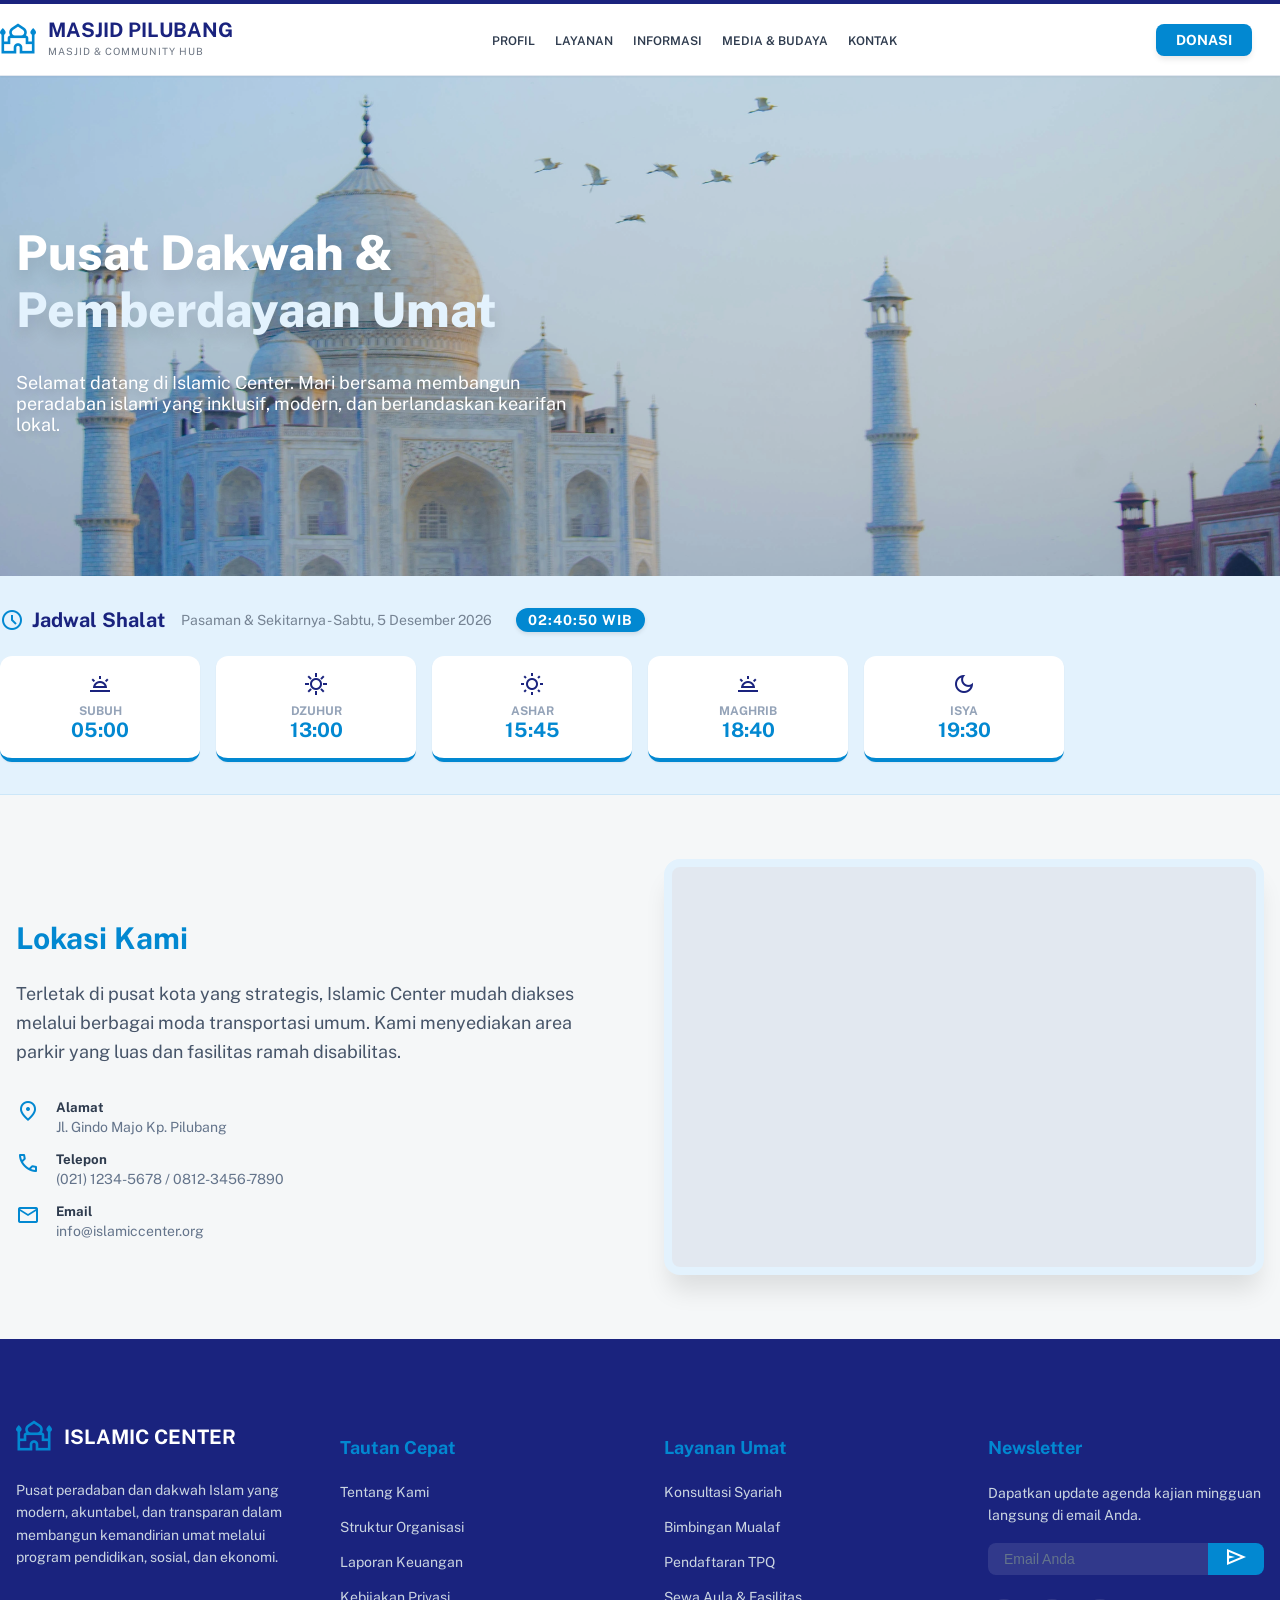
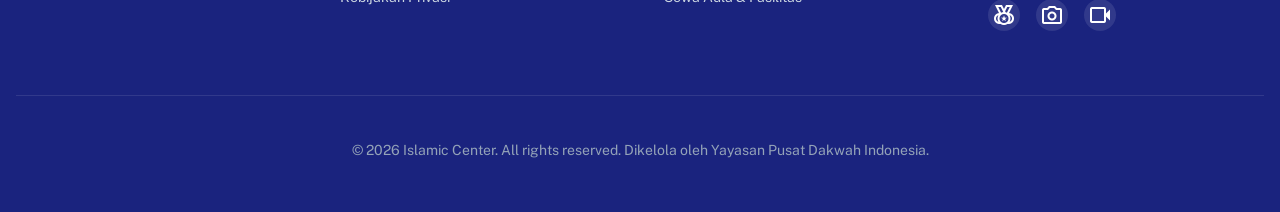
<file: index.html>
<!DOCTYPE html>
<html lang="id">
<head>
    <meta charset="utf-8"/>
    <meta content="width=device-width, initial-scale=1.0" name="viewport"/>
    <title>Masjid Pilubang - Beranda</title>
    
    <link href="https://fonts.googleapis.com/css2?family=Public+Sans:wght@300;400;500;600;700&display=swap" rel="stylesheet"/>
    <link href="https://fonts.googleapis.com/css2?family=Material+Symbols+Outlined:wght@100..700,0..1&display=swap" rel="stylesheet"/>
    <link href="https://fonts.googleapis.com/css2?family=Material+Symbols+Outlined:wght,FILL@100..700,0..1&display=swap" rel="stylesheet"/>

    <link rel="stylesheet" href="style.css">
</head>
<body>

    <div class="top-bar"></div>

    <header class="main-header">
        <div class="container header-container">
            
            <div class="logo-area">
                <span class="material-symbols-outlined logo-icon">mosque</span>
                <div class="logo-text">
                    <h1>MASJID PILUBANG</h1>
                    <span>Masjid & Community Hub</span>
                </div>
            </div>
            
            <nav class="main-nav" id="menu-navigasi">
                
                <div class="dropdown">
                    <a href="#" class="nav-link">Profil</a>
                    <div class="dropdown-content">
                        <a href="Visimisi.html">Visi & Misi</a>
                        <a href="Sejarah.html">Sejarah & Pengurus</a>
                    </div>
                </div>

                <div class="dropdown">
                    <a href="#" class="nav-link">Layanan</a>
                    <div class="dropdown-content">
                        <a href="IbadahDakwah.html">Ibadah & Dakwah</a>
                        <a href="ZakatSosial.html">Zakat & Sosial</a>
                    </div>
                </div>

                <div class="dropdown">
                    <a href="#" class="nav-link">Informasi</a>
                    <div class="dropdown-content">
                        <a href="PenyaluranDonasi.html">Penyaluran Donasi</a>
                        <a href="JadwalKajian.html">Jadwal Kajian</a>
                    </div>
                </div>

                <div class="dropdown">
                    <a href="#" class="nav-link">Media & Budaya</a>
                    <div class="dropdown-content">
                        <a href="Galeri.html">Galeri Kegiatan</a>
                        <a href="AdatBudaya.html">Adat Budaya Lokal</a>
                    </div>
                </div>

                <div class="dropdown">
                    <a href="#footer-kontak" class="nav-link">Kontak</a>
                </div>

            </nav>

            <div class="action-area">
                <a href="Donasi.html" class="btn-donasi">Donasi</a>
                <a href="#footer-kontak" class="icon-bantuan">
                </a>
                <button class="menu-toggle" id="btn-hamburger">
                    <span class="material-symbols-outlined">menu</span>
                </button>
            </div>
            
        </div>
    </header>

    <section class="hero-section" style="background-image: url('Masjid.jpg');">
        <div class="hero-overlay"></div>
        <div class="container hero-content">
            <h2>Pusat Dakwah & <br><span>Pemberdayaan Umat</span></h2>
            <p>Selamat datang di Islamic Center. Mari bersama membangun peradaban islami yang inklusif, modern, dan berlandaskan kearifan lokal.</p>
        </div>
    </section>

    <section class="jadwal-section">
        <div class="jadwal-header">
                <div class="jadwal-title">
                    <span class="material-symbols-outlined">schedule</span>
                    <h3>Jadwal Shalat</h3>
                    <span class="tanggal" id="teks-tanggal">Memuat tanggal...</span>
                    <span class="jam-sekarang" id="jam-realtime">00:00:00 WIB</span>
                </div>
            </div>
            
            <div class="jadwal-grid">
                <div class="jadwal-card">
                    <span class="material-symbols-outlined icon-waktu">wb_twilight</span>
                    <span class="nama-waktu">Subuh</span>
                    <span class="jam-waktu">05:00</span>
                </div>
                <div class="jadwal-card">
                    <span class="material-symbols-outlined icon-waktu">sunny</span>
                    <span class="nama-waktu">Dzuhur</span>
                    <span class="jam-waktu">13:00</span>
                </div>
                <div class="jadwal-card">
                    <span class="material-symbols-outlined icon-waktu">wb_sunny</span>
                    <span class="nama-waktu">Ashar</span>
                    <span class="jam-waktu">15:45</span>
                </div>
                <div class="jadwal-card">
                    <span class="material-symbols-outlined icon-waktu">wb_twilight</span>
                    <span class="nama-waktu">Maghrib</span>
                    <span class="jam-waktu">18:40</span>
                </div>
                <div class="jadwal-card">
                    <span class="material-symbols-outlined icon-waktu">dark_mode</span>
                    <span class="nama-waktu">Isya</span>
                    <span class="jam-waktu">19:30</span>
                </div>
            </div>
        </div>
    </section>

    <main class="main-content">
        <section class="lokasi-section">
            <div class="container lokasi-grid">
                <div class="lokasi-info">
                    <h2>Lokasi Kami</h2>
                    <p class="deskripsi-lokasi">Terletak di pusat kota yang strategis, Islamic Center mudah diakses melalui berbagai moda transportasi umum. Kami menyediakan area parkir yang luas dan fasilitas ramah disabilitas.</p>
                    
                    <div class="kontak-list">
                        <div class="kontak-item">
                            <span class="material-symbols-outlined">location_on</span>
                            <div>
                                <h5>Alamat</h5>
                                <p>Jl. Gindo Majo Kp. Pilubang</p>
                            </div>
                        </div>
                        <div class="kontak-item">
                            <span class="material-symbols-outlined">call</span>
                            <div>
                                <h5>Telepon</h5>
                                <p>(021) 1234-5678 / 0812-3456-7890</p>
                            </div>
                        </div>
                        <div class="kontak-item">
                            <span class="material-symbols-outlined">mail</span>
                            <div>
                                <h5>Email</h5>
                                <p>info@islamiccenter.org</p>
                            </div>
                        </div>
                    </div>
                </div>
                <div class="lokasi-map">
                    <iframe src="https://www.google.com/maps/embed?pb=!1m18!1m12!1m3!1d249.36258559779364!2d100.15812668949367!3d0.16701521914065579!2m3!1f0!2f0!3f0!3m2!1i1024!2i768!4f13.1!3m3!1m2!1s0x302a910078885d15%3A0xaa46ce0afa1b30e7!2sMasjid%20Darul%20Hikmah%20pilubang!5e0!3m2!1sid!2sid!4v1772980099548!5m2!1sid!2sid" width="100%" height="100%" style="border:0;" allowfullscreen="" loading="lazy" referrerpolicy="no-referrer-when-downgrade"></iframe>
                </div>
            </div>
        </section>
    </main>

    <footer id="footer-kontak" class="main-footer">
        <div class="container">
            <div class="footer-grid">
                <div class="footer-col">
                    <div class="footer-logo">
                        <span class="material-symbols-outlined">mosque</span>
                        <h2>ISLAMIC CENTER</h2>
                    </div>
                    <p>Pusat peradaban dan dakwah Islam yang modern, akuntabel, dan transparan dalam membangun kemandirian umat melalui program pendidikan, sosial, dan ekonomi.</p>
                </div>
                
                <div class="footer-col">
                    <h3>Tautan Cepat</h3>
                    <ul>
                        <li><a href="#">Tentang Kami</a></li>
                        <li><a href="#">Struktur Organisasi</a></li>
                        <li><a href="#">Laporan Keuangan</a></li>
                        <li><a href="#">Kebijakan Privasi</a></li>
                    </ul>
                </div>
                
                <div class="footer-col">
                    <h3>Layanan Umat</h3>
                    <ul>
                        <li><a href="#">Konsultasi Syariah</a></li>
                        <li><a href="#">Bimbingan Mualaf</a></li>
                        <li><a href="#">Pendaftaran TPQ</a></li>
                        <li><a href="#">Sewa Aula & Fasilitas</a></li>
                    </ul>
                </div>
                
                <div class="footer-col">
                    <h3>Newsletter</h3>
                    <p class="newsletter-desc">Dapatkan update agenda kajian mingguan langsung di email Anda.</p>
                    <div class="form-newsletter">
                        <input type="email" placeholder="Email Anda" class="input-email">
                        <button class="btn-kirim">
                            <span class="material-symbols-outlined">send</span>
                        </button>
                    </div>
                    <div class="social-links">
                        <a href="#"><span class="material-symbols-outlined">social_leaderboard</span></a>
                        <a href="#"><span class="material-symbols-outlined">photo_camera</span></a>
                        <a href="#"><span class="material-symbols-outlined">videocam</span></a>
                    </div>
                </div>
            </div>
            
            <div class="footer-bottom">
                <p>© 2026 Islamic Center. All rights reserved. Dikelola oleh Yayasan Pusat Dakwah Indonesia.</p>
            </div>
        </div>
    </footer>

<script>
    function updateWaktu() {
        const sekarang = new Date();
        
        // 1. Mengatur Jam (Format 00:00:00)
        const jam = String(sekarang.getHours()).padStart(2, '0');
        const menit = String(sekarang.getMinutes()).padStart(2, '0');
        const detik = String(sekarang.getSeconds()).padStart(2, '0');
        document.getElementById('jam-realtime').textContent = `${jam}:${menit}:${detik} WIB`;

        // 2. Mengatur Tanggal Otomatis
        const opsiTanggal = { weekday: 'long', year: 'numeric', month: 'long', day: 'numeric' };
        const tanggalFormat = sekarang.toLocaleDateString('id-ID', opsiTanggal);
        document.getElementById('teks-tanggal').textContent = `Pasaman & Sekitarnya - ${tanggalFormat}`;
    }

    // Jalankan fungsi setiap 1000 milidetik (1 detik)
    setInterval(updateWaktu, 1000);
    updateWaktu(); // Panggil sekali di awal agar tidak delay

    // 3. Script untuk Mengatur Menu Hamburger di HP
    const btnHamburger = document.getElementById('btn-hamburger');
    const menuNavigasi = document.getElementById('menu-navigasi');

    if(btnHamburger) {
        btnHamburger.addEventListener('click', function() {
            // Menambah atau menghapus class 'aktif' saat tombol diklik
            menuNavigasi.classList.toggle('aktif');
        });
    }
</script>
</body>
</html>
</file>
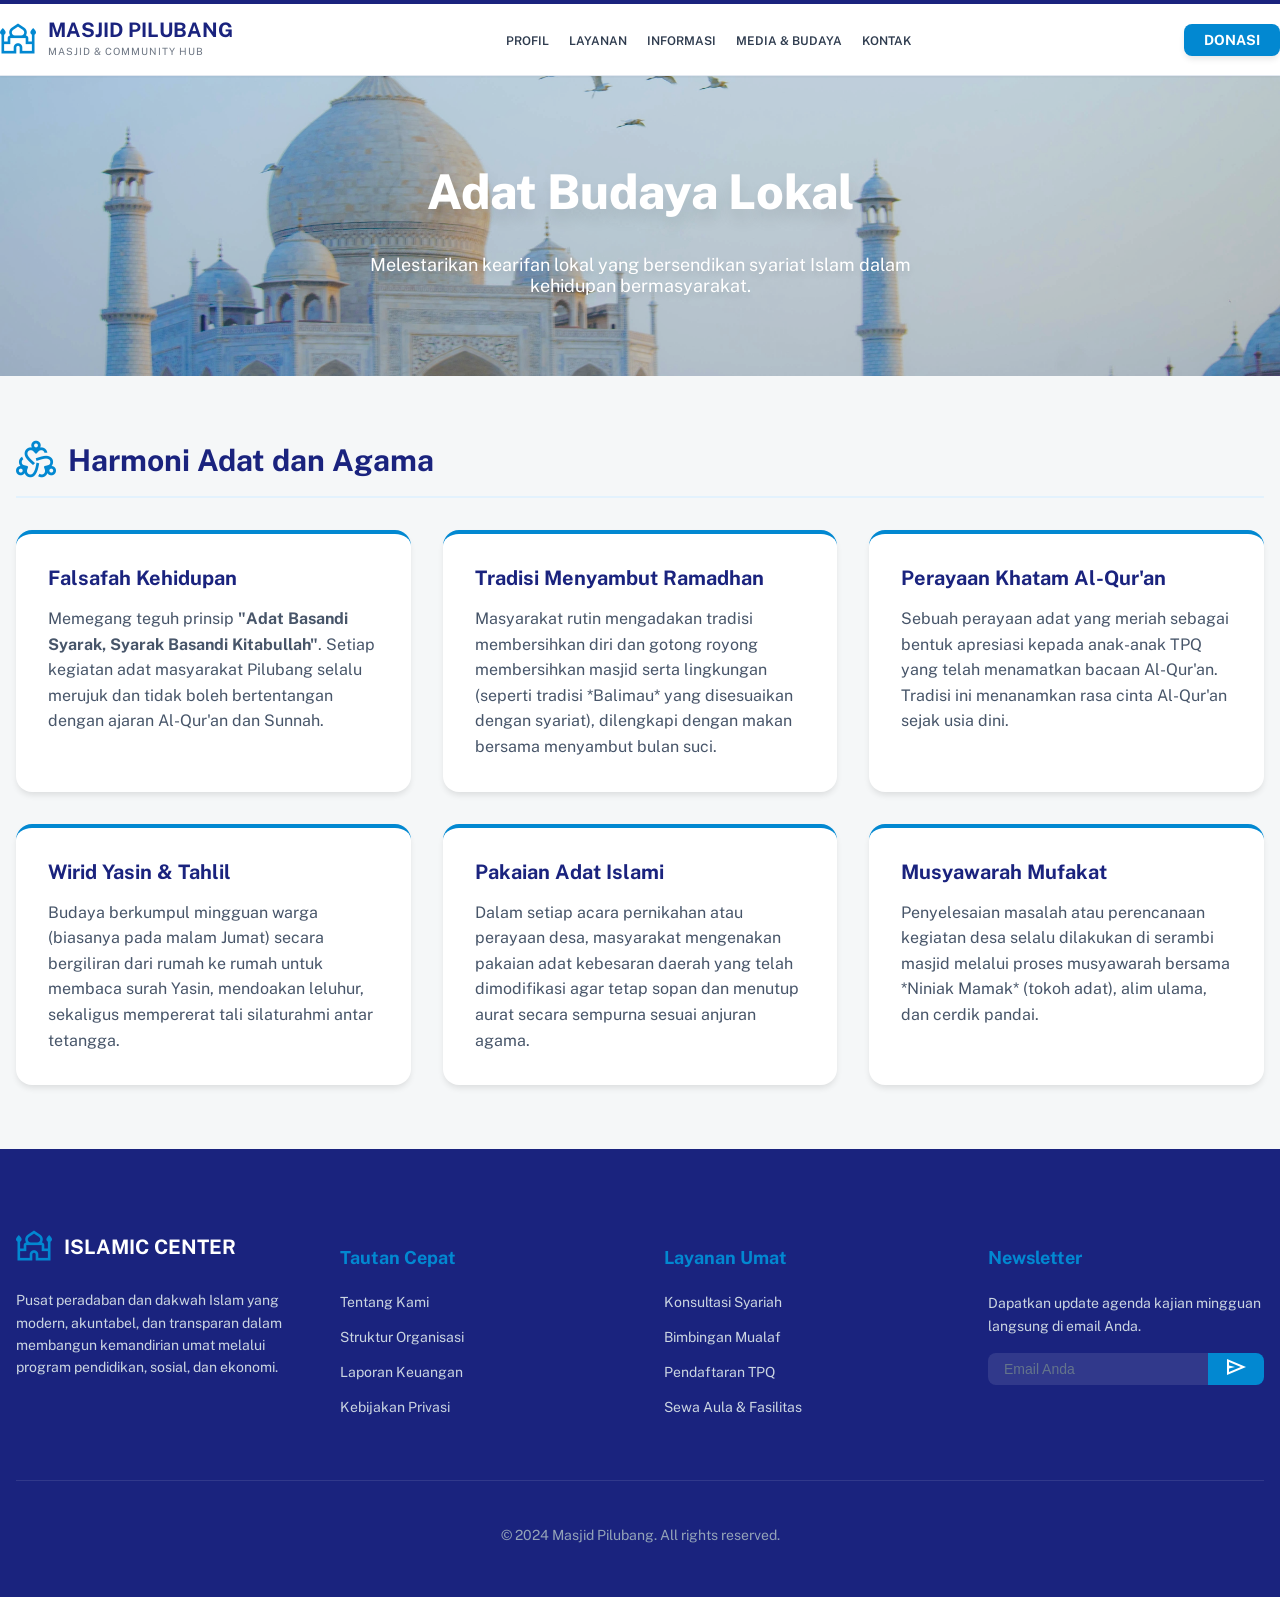
<file: AdatBudaya.html>
<!DOCTYPE html>
<html lang="id" class="scroll-smooth">
<head>
    <meta charset="utf-8"/>
    <meta content="width=device-width, initial-scale=1.0" name="viewport"/>
    <title>Adat & Budaya Lokal - Masjid Pilubang</title>
    
    <link href="https://fonts.googleapis.com/css2?family=Public+Sans:wght@300;400;500;600;700&display=swap" rel="stylesheet"/>
    <link href="https://fonts.googleapis.com/css2?family=Material+Symbols+Outlined:wght@100..700,0..1&display=swap" rel="stylesheet"/>
    <link href="https://fonts.googleapis.com/css2?family=Material+Symbols+Outlined:wght,FILL@100..700,0..1&display=swap" rel="stylesheet"/>

    <link rel="stylesheet" href="style.css">
</head>
<body>

    <div class="top-bar"></div>

<header class="main-header">
        <div class="container header-container">
            
            <div class="logo-area">
                <span class="material-symbols-outlined logo-icon">mosque</span>
                <div class="logo-text">
                    <h1>MASJID PILUBANG</h1>
                    <span>Masjid & Community Hub</span>
                </div>
            </div>
            
            <nav class="main-nav" id="menu-navigasi">
                <div class="dropdown">
                    <a href="index.html" class="nav-link">Profil</a>
                    <div class="dropdown-content">
                        <a href="Visimisi.html">Visi & Misi</a>
                        <a href="Sejarah.html">Sejarah & Pengurus</a>
                    </div>
                </div>
                <div class="dropdown">
                    <a href="#" class="nav-link">Layanan</a>
                    <div class="dropdown-content">
                        <a href="IbadahDakwah.html">Ibadah & Dakwah</a>
                        <a href="ZakatSosial.html">Zakat & Sosial</a>
                    </div>
                </div>
                <div class="dropdown">
                    <a href="#" class="nav-link">Informasi</a>
                    <div class="dropdown-content">
                        <a href="PenyaluranDonasi.html">Penyaluran Donasi</a>
                        <a href="JadwalKajian.html">Jadwal Kajian</a>
                    </div>
                </div>
                <div class="dropdown">
                    <a href="#" class="nav-link">Media & Budaya</a>
                    <div class="dropdown-content">
                        <a href="Galeri.html">Galeri Kegiatan</a>
                        <a href="AdatBudaya.html">Adat Budaya Lokal</a>
                    </div>
                </div>
                <div class="dropdown">
                    <a href="#footer-kontak" class="nav-link">Kontak</a>
                </div>
            </nav>

            <div class="action-area">
                <a href="Donasi.html" class="btn-donasi">Donasi</a>
                <button class="menu-toggle" id="btn-hamburger">
                    <span class="material-symbols-outlined">menu</span>
                </button>
            </div>
            
        </div>
    </header>

    <section class="page-hero" style="background-image: url('Masjid.jpg');">
        <div class="hero-overlay"></div>
        <div class="container hero-content">
            <h2>Adat Budaya Lokal</h2>
            <p>Melestarikan kearifan lokal yang bersendikan syariat Islam dalam kehidupan bermasyarakat.</p>
        </div>
    </section>

    <main class="main-content">
        <div class="container">
            
            <div class="section-header">
                <span class="material-symbols-outlined icon-title">diversity_2</span>
                <h3>Harmoni Adat dan Agama</h3>
            </div>
            
            <div class="grid-cards">
                
                <div class="card">
                    <h4>Falsafah Kehidupan</h4>
                    <p>Memegang teguh prinsip <strong>"Adat Basandi Syarak, Syarak Basandi Kitabullah"</strong>. Setiap kegiatan adat masyarakat Pilubang selalu merujuk dan tidak boleh bertentangan dengan ajaran Al-Qur'an dan Sunnah.</p>
                </div>

                <div class="card">
                    <h4>Tradisi Menyambut Ramadhan</h4>
                    <p>Masyarakat rutin mengadakan tradisi membersihkan diri dan gotong royong membersihkan masjid serta lingkungan (seperti tradisi *Balimau* yang disesuaikan dengan syariat), dilengkapi dengan makan bersama menyambut bulan suci.</p>
                </div>

                <div class="card">
                    <h4>Perayaan Khatam Al-Qur'an</h4>
                    <p>Sebuah perayaan adat yang meriah sebagai bentuk apresiasi kepada anak-anak TPQ yang telah menamatkan bacaan Al-Qur'an. Tradisi ini menanamkan rasa cinta Al-Qur'an sejak usia dini.</p>
                </div>

                <div class="card">
                    <h4>Wirid Yasin & Tahlil</h4>
                    <p>Budaya berkumpul mingguan warga (biasanya pada malam Jumat) secara bergiliran dari rumah ke rumah untuk membaca surah Yasin, mendoakan leluhur, sekaligus mempererat tali silaturahmi antar tetangga.</p>
                </div>

                <div class="card">
                    <h4>Pakaian Adat Islami</h4>
                    <p>Dalam setiap acara pernikahan atau perayaan desa, masyarakat mengenakan pakaian adat kebesaran daerah yang telah dimodifikasi agar tetap sopan dan menutup aurat secara sempurna sesuai anjuran agama.</p>
                </div>

                <div class="card">
                    <h4>Musyawarah Mufakat</h4>
                    <p>Penyelesaian masalah atau perencanaan kegiatan desa selalu dilakukan di serambi masjid melalui proses musyawarah bersama *Niniak Mamak* (tokoh adat), alim ulama, dan cerdik pandai.</p>
                </div>

            </div>

        </div>
    </main>

    <footer id="footer-kontak" class="main-footer">
        <div class="container">
            <div class="footer-grid">
                <div class="footer-col">
                    <div class="footer-logo">
                        <span class="material-symbols-outlined">mosque</span>
                        <h2>ISLAMIC CENTER</h2>
                    </div>
                    <p>Pusat peradaban dan dakwah Islam yang modern, akuntabel, dan transparan dalam membangun kemandirian umat melalui program pendidikan, sosial, dan ekonomi.</p>
                </div>
                <div class="footer-col">
                    <h3>Tautan Cepat</h3>
                    <ul>
                        <li><a href="Home.html">Tentang Kami</a></li>
                        <li><a href="#">Struktur Organisasi</a></li>
                        <li><a href="#">Laporan Keuangan</a></li>
                        <li><a href="#">Kebijakan Privasi</a></li>
                    </ul>
                </div>
                <div class="footer-col">
                    <h3>Layanan Umat</h3>
                    <ul>
                        <li><a href="#">Konsultasi Syariah</a></li>
                        <li><a href="#">Bimbingan Mualaf</a></li>
                        <li><a href="#">Pendaftaran TPQ</a></li>
                        <li><a href="#">Sewa Aula & Fasilitas</a></li>
                    </ul>
                </div>
                <div class="footer-col">
                    <h3>Newsletter</h3>
                    <p class="newsletter-desc">Dapatkan update agenda kajian mingguan langsung di email Anda.</p>
                    <div class="form-newsletter">
                        <input type="email" placeholder="Email Anda" class="input-email">
                        <button class="btn-kirim"><span class="material-symbols-outlined">send</span></button>
                    </div>
                </div>
            </div>
            <div class="footer-bottom">
                <p>© 2024 Masjid Pilubang. All rights reserved.</p>
            </div>
        </div>
    </footer>
    <script>
    const btnHamburger = document.getElementById('btn-hamburger');
    const menuNavigasi = document.getElementById('menu-navigasi');

    if(btnHamburger) {
        btnHamburger.addEventListener('click', function() {
            // Menambah atau menghapus class 'aktif' saat tombol diklik
            menuNavigasi.classList.toggle('aktif');
        });
    }
</script>
</body>
</html>

</body>
</html>
</file>
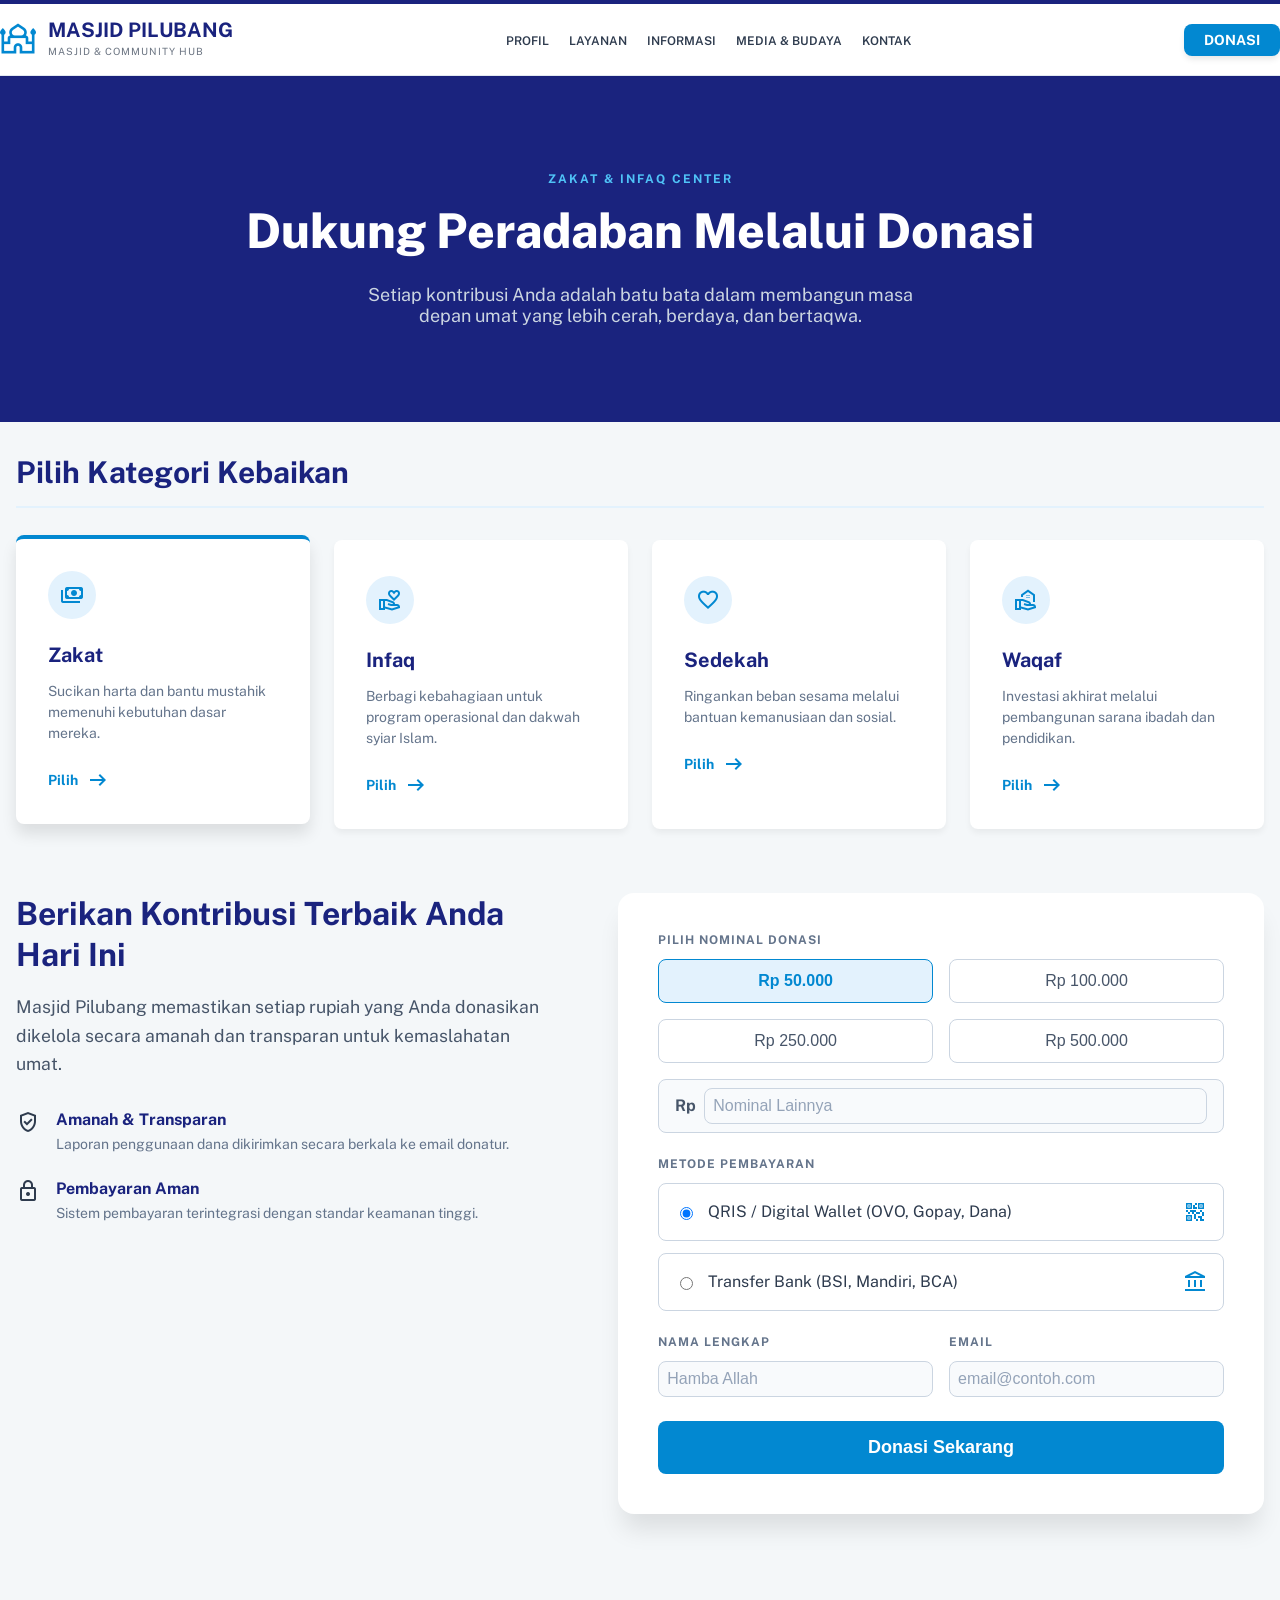
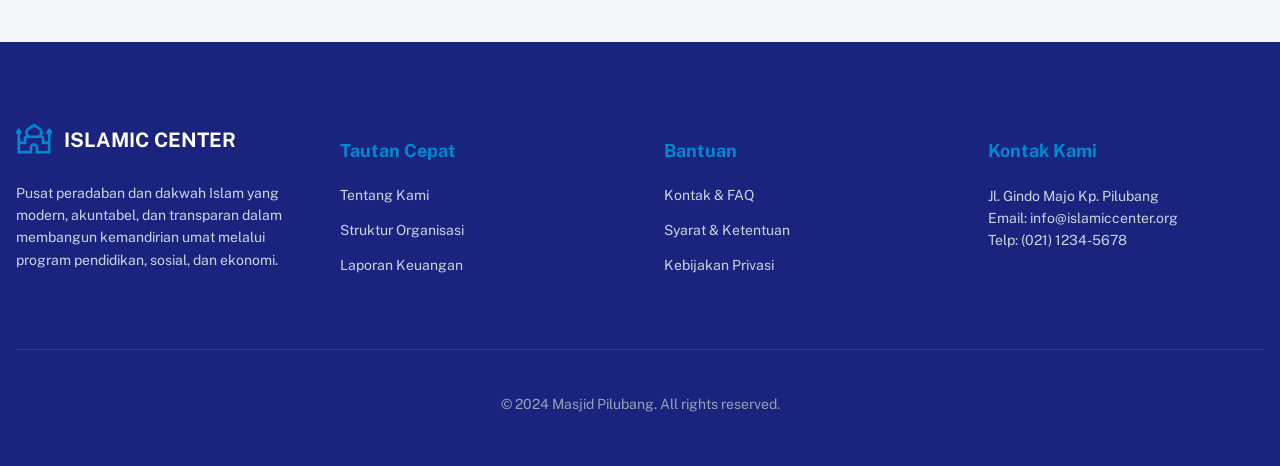
<file: Donasi.html>
<!DOCTYPE html>
<html lang="id" class="scroll-smooth">
<head>
    <meta charset="utf-8"/>
    <meta content="width=device-width, initial-scale=1.0" name="viewport"/>
    <title>Donasi - Masjid Pilubang</title>
    
    <link href="https://fonts.googleapis.com/css2?family=Public+Sans:wght@300;400;500;600;700&display=swap" rel="stylesheet"/>
    <link href="https://fonts.googleapis.com/css2?family=Material+Symbols+Outlined:wght@100..700,0..1&display=swap" rel="stylesheet"/>
    <link href="https://fonts.googleapis.com/css2?family=Material+Symbols+Outlined:wght,FILL@100..700,0..1&display=swap" rel="stylesheet"/>

    <link rel="stylesheet" href="style.css">
</head>
<body class="bg-donasi"> <div class="top-bar"></div>

    <header class="main-header">
        <div class="container header-container">
            
            <div class="logo-area">
                <span class="material-symbols-outlined logo-icon">mosque</span>
                <div class="logo-text">
                    <h1>MASJID PILUBANG</h1>
                    <span>Masjid & Community Hub</span>
                </div>
            </div>
            
            <nav class="main-nav" id="menu-navigasi">
                <div class="dropdown">
                    <a href="index.html" class="nav-link">Profil</a>
                    <div class="dropdown-content">
                        <a href="Visimisi.html">Visi & Misi</a>
                        <a href="Sejarah.html">Sejarah & Pengurus</a>
                    </div>
                </div>
                <div class="dropdown">
                    <a href="#" class="nav-link">Layanan</a>
                    <div class="dropdown-content">
                        <a href="IbadahDakwah.html">Ibadah & Dakwah</a>
                        <a href="ZakatSosial.html">Zakat & Sosial</a>
                    </div>
                </div>
                <div class="dropdown">
                    <a href="#" class="nav-link">Informasi</a>
                    <div class="dropdown-content">
                        <a href="PenyaluranDonasi.html">Penyaluran Donasi</a>
                        <a href="JadwalKajian.html">Jadwal Kajian</a>
                    </div>
                </div>
                <div class="dropdown">
                    <a href="#" class="nav-link">Media & Budaya</a>
                    <div class="dropdown-content">
                        <a href="Galeri.html">Galeri Kegiatan</a>
                        <a href="AdatBudaya.html">Adat Budaya Lokal</a>
                    </div>
                </div>
                <div class="dropdown">
                    <a href="#footer-kontak" class="nav-link">Kontak</a>
                </div>
            </nav>

            <div class="action-area">
                <a href="Donasi.html" class="btn-donasi">Donasi</a>
                <button class="menu-toggle" id="btn-hamburger">
                    <span class="material-symbols-outlined">menu</span>
                </button>
            </div>
            
        </div>
    </header>

    <section class="hero-donasi">
        <div class="container">
            <span class="hero-kategori">ZAKAT & INFAQ CENTER</span>
            <h2>Dukung Peradaban Melalui Donasi</h2>
            <p>Setiap kontribusi Anda adalah batu bata dalam membangun masa depan umat yang lebih cerah, berdaya, dan bertaqwa.</p>
        </div>
    </section>

    <main class="main-content" style="padding-top: 2rem;">
        <div class="container">

            <div class="section-header">
                <h3>Pilih Kategori Kebaikan</h3>
            </div>
            <div class="kategori-donasi-grid">
                <div class="kategori-card active">
                    <div class="icon-lingkaran"><span class="material-symbols-outlined">payments</span></div>
                    <h4>Zakat</h4>
                    <p>Sucikan harta dan bantu mustahik memenuhi kebutuhan dasar mereka.</p>
                    <a href="#">Pilih <span class="material-symbols-outlined">arrow_right_alt</span></a>
                </div>
                <div class="kategori-card">
                    <div class="icon-lingkaran"><span class="material-symbols-outlined">volunteer_activism</span></div>
                    <h4>Infaq</h4>
                    <p>Berbagi kebahagiaan untuk program operasional dan dakwah syiar Islam.</p>
                    <a href="#">Pilih <span class="material-symbols-outlined">arrow_right_alt</span></a>
                </div>
                <div class="kategori-card">
                    <div class="icon-lingkaran"><span class="material-symbols-outlined">favorite</span></div>
                    <h4>Sedekah</h4>
                    <p>Ringankan beban sesama melalui bantuan kemanusiaan dan sosial.</p>
                    <a href="#">Pilih <span class="material-symbols-outlined">arrow_right_alt</span></a>
                </div>
                <div class="kategori-card">
                    <div class="icon-lingkaran"><span class="material-symbols-outlined">real_estate_agent</span></div>
                    <h4>Waqaf</h4>
                    <p>Investasi akhirat melalui pembangunan sarana ibadah dan pendidikan.</p>
                    <a href="#">Pilih <span class="material-symbols-outlined">arrow_right_alt</span></a>
                </div>
            </div>

            <div class="form-donasi-wrapper">
                <div class="form-donasi-info">
                    <h2>Berikan Kontribusi Terbaik Anda Hari Ini</h2>
                    <p>Masjid Pilubang memastikan setiap rupiah yang Anda donasikan dikelola secara amanah dan transparan untuk kemaslahatan umat.</p>
                    
                    <div class="fitur-keamanan">
                        <span class="material-symbols-outlined text-primary">verified_user</span>
                        <div>
                            <h5>Amanah & Transparan</h5>
                            <p>Laporan penggunaan dana dikirimkan secara berkala ke email donatur.</p>
                        </div>
                    </div>
                    <div class="fitur-keamanan">
                        <span class="material-symbols-outlined text-primary">lock</span>
                        <div>
                            <h5>Pembayaran Aman</h5>
                            <p>Sistem pembayaran terintegrasi dengan standar keamanan tinggi.</p>
                        </div>
                    </div>
                </div>

                <div class="form-donasi-card">
                    <label class="form-label">PILIH NOMINAL DONASI</label>
                    <div class="nominal-grid">
                        <button class="btn-nominal active">Rp 50.000</button>
                        <button class="btn-nominal">Rp 100.000</button>
                        <button class="btn-nominal">Rp 250.000</button>
                        <button class="btn-nominal">Rp 500.000</button>
                    </div>
                    
                    <div class="input-nominal-custom">
                        <span class="rp-text">Rp</span>
                        <input type="text" placeholder="Nominal Lainnya" class="input-field">
                    </div>

                    <label class="form-label mt-4">METODE PEMBAYARAN</label>
                    <div class="metode-bayar-opsi">
                        <label class="metode-label">
                            <div>
                                <input type="radio" name="metode" checked>
                                <span>QRIS / Digital Wallet (OVO, Gopay, Dana)</span>
                            </div>
                            <span class="material-symbols-outlined">qr_code_2</span>
                        </label>
                        <label class="metode-label">
                            <div>
                                <input type="radio" name="metode">
                                <span>Transfer Bank (BSI, Mandiri, BCA)</span>
                            </div>
                            <span class="material-symbols-outlined">account_balance</span>
                        </label>
                    </div>

                    <div class="data-diri-grid mt-4">
                        <div>
                            <label class="form-label">NAMA LENGKAP</label>
                            <input type="text" placeholder="Hamba Allah" class="input-field w-full">
                        </div>
                        <div>
                            <label class="form-label">EMAIL</label>
                            <input type="email" placeholder="email@contoh.com" class="input-field w-full">
                        </div>
                    </div>

                    <button class="btn-submit-donasi mt-4">Donasi Sekarang</button>
                </div>
            </div>

        </div>
    </main>

    <footer id="footer-kontak" class="main-footer" style="margin-top: 4rem;">
        <div class="container">
            <div class="footer-grid">
                <div class="footer-col">
                    <div class="footer-logo">
                        <span class="material-symbols-outlined">mosque</span>
                        <h2>ISLAMIC CENTER</h2>
                    </div>
                    <p>Pusat peradaban dan dakwah Islam yang modern, akuntabel, dan transparan dalam membangun kemandirian umat melalui program pendidikan, sosial, dan ekonomi.</p>
                </div>
                <div class="footer-col">
                    <h3>Tautan Cepat</h3>
                    <ul>
                        <li><a href="Home.html">Tentang Kami</a></li>
                        <li><a href="#">Struktur Organisasi</a></li>
                        <li><a href="#">Laporan Keuangan</a></li>
                    </ul>
                </div>
                <div class="footer-col">
                    <h3>Bantuan</h3>
                    <ul>
                        <li><a href="#">Kontak & FAQ</a></li>
                        <li><a href="#">Syarat & Ketentuan</a></li>
                        <li><a href="#">Kebijakan Privasi</a></li>
                    </ul>
                </div>
                <div class="footer-col">
                    <h3>Kontak Kami</h3>
                    <p class="newsletter-desc">Jl. Gindo Majo Kp. Pilubang<br>Email: info@islamiccenter.org<br>Telp: (021) 1234-5678</p>
                </div>
            </div>
            <div class="footer-bottom">
                <p>© 2024 Masjid Pilubang. All rights reserved.</p>
            </div>
        </div>
    </footer>
    <script>
    const btnHamburger = document.getElementById('btn-hamburger');
    const menuNavigasi = document.getElementById('menu-navigasi');

    if(btnHamburger) {
        btnHamburger.addEventListener('click', function() {
            // Menambah atau menghapus class 'aktif' saat tombol diklik
            menuNavigasi.classList.toggle('aktif');
        });
    }
</script>
</body>
</html>
</file>
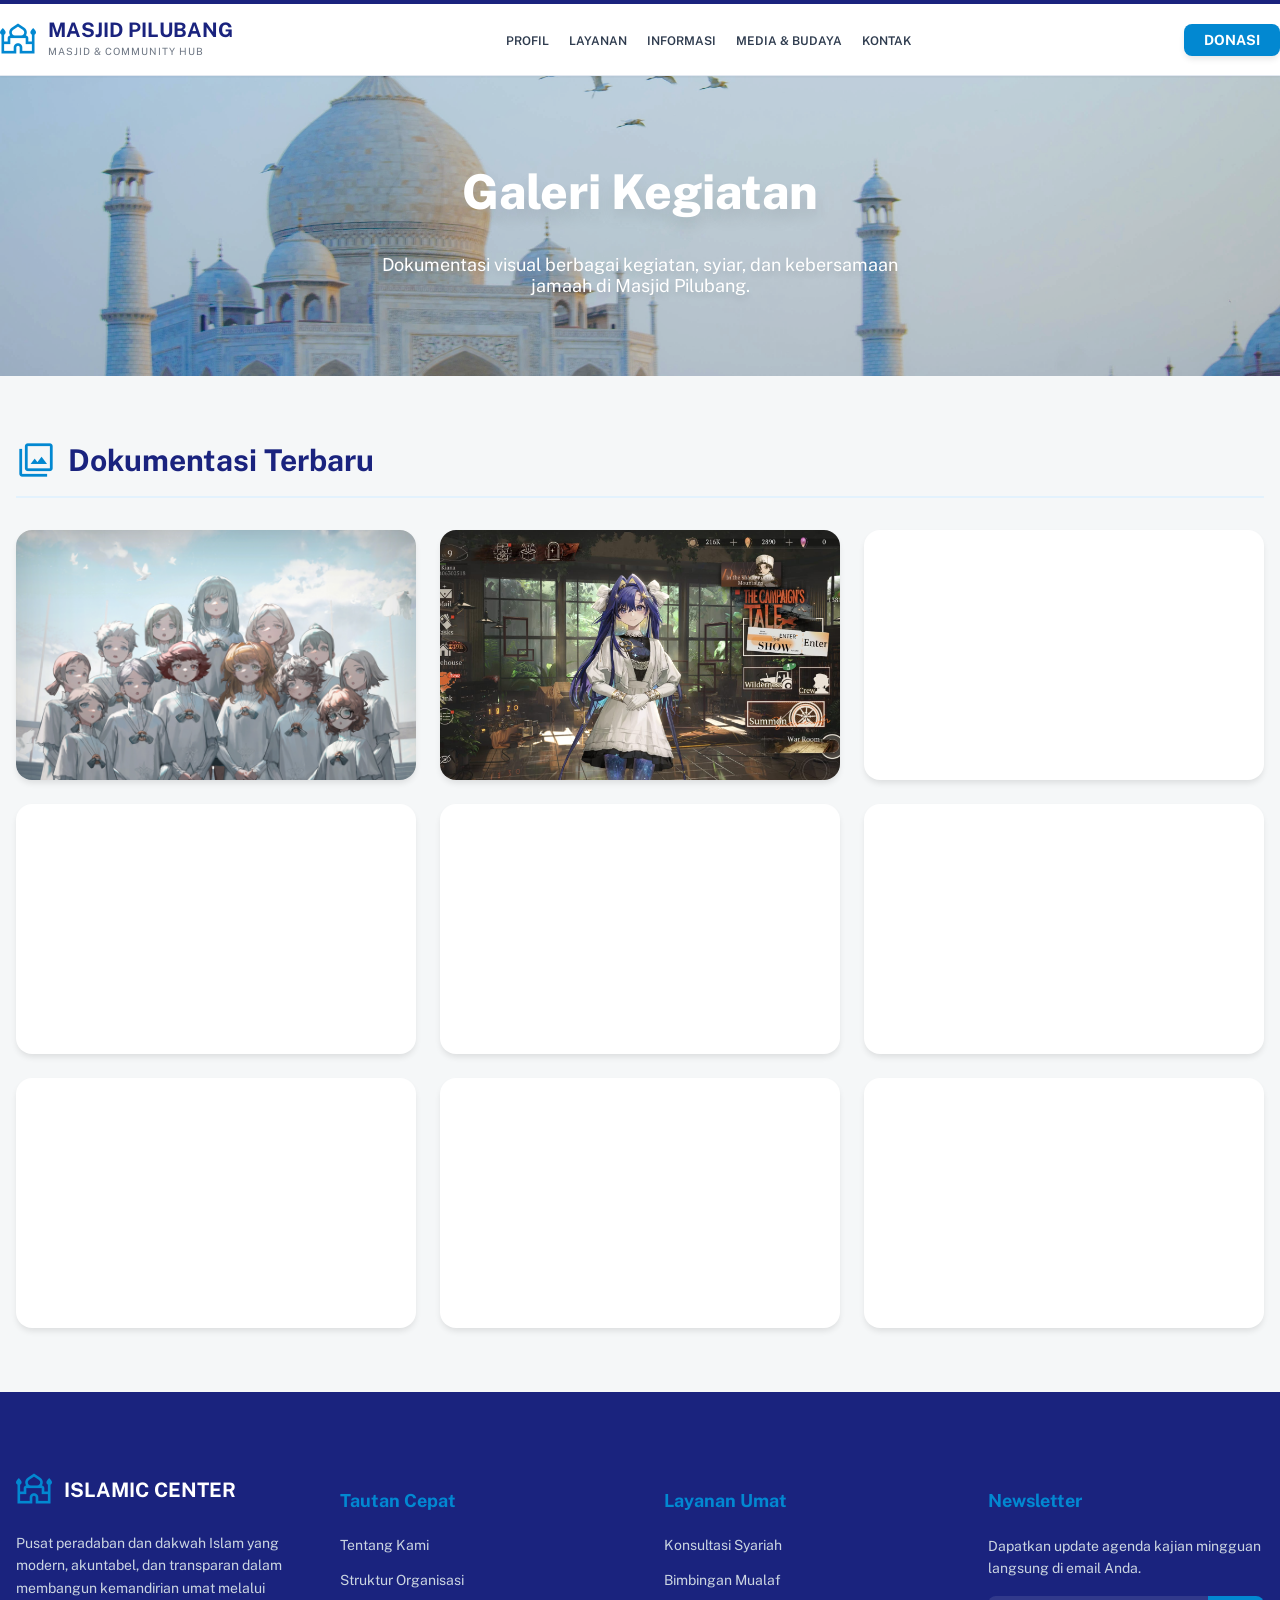
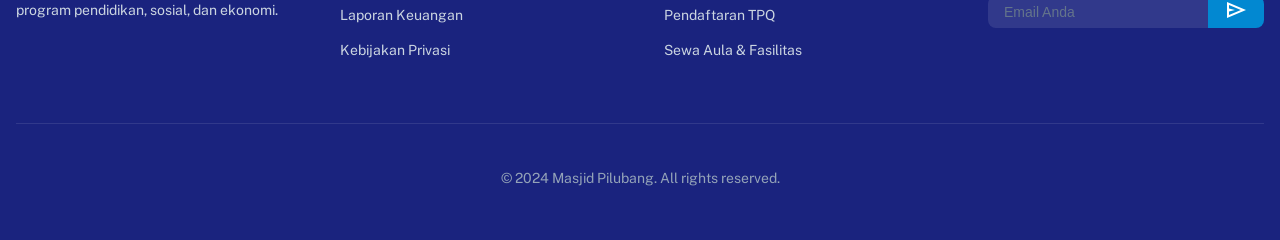
<file: Galeri.html>
<!DOCTYPE html>
<html lang="id" class="scroll-smooth">
<head>
    <meta charset="utf-8"/>
    <meta content="width=device-width, initial-scale=1.0" name="viewport"/>
    <title>Galeri Kegiatan - Masjid Pilubang</title>
    
    <link href="https://fonts.googleapis.com/css2?family=Public+Sans:wght@300;400;500;600;700&display=swap" rel="stylesheet"/>
    <link href="https://fonts.googleapis.com/css2?family=Material+Symbols+Outlined:wght@100..700,0..1&display=swap" rel="stylesheet"/>
    <link href="https://fonts.googleapis.com/css2?family=Material+Symbols+Outlined:wght,FILL@100..700,0..1&display=swap" rel="stylesheet"/>

    <link rel="stylesheet" href="style.css">
</head>
<body>

    <div class="top-bar"></div>

    <header class="main-header">
        <div class="container header-container">
            
            <div class="logo-area">
                <span class="material-symbols-outlined logo-icon">mosque</span>
                <div class="logo-text">
                    <h1>MASJID PILUBANG</h1>
                    <span>Masjid & Community Hub</span>
                </div>
            </div>
            
            <nav class="main-nav" id="menu-navigasi">
                <div class="dropdown">
                    <a href="index.html" class="nav-link">Profil</a>
                    <div class="dropdown-content">
                        <a href="Visimisi.html">Visi & Misi</a>
                        <a href="Sejarah.html">Sejarah & Pengurus</a>
                    </div>
                </div>
                <div class="dropdown">
                    <a href="#" class="nav-link">Layanan</a>
                    <div class="dropdown-content">
                        <a href="IbadahDakwah.html">Ibadah & Dakwah</a>
                        <a href="ZakatSosial.html">Zakat & Sosial</a>
                    </div>
                </div>
                <div class="dropdown">
                    <a href="#" class="nav-link">Informasi</a>
                    <div class="dropdown-content">
                        <a href="PenyaluranDonasi.html">Penyaluran Donasi</a>
                        <a href="JadwalKajian.html">Jadwal Kajian</a>
                    </div>
                </div>
                <div class="dropdown">
                    <a href="#" class="nav-link">Media & Budaya</a>
                    <div class="dropdown-content">
                        <a href="Galeri.html">Galeri Kegiatan</a>
                        <a href="AdatBudaya.html">Adat Budaya Lokal</a>
                    </div>
                </div>
                <div class="dropdown">
                    <a href="#footer-kontak" class="nav-link">Kontak</a>
                </div>
            </nav>

            <div class="action-area">
                <a href="Donasi.html" class="btn-donasi">Donasi</a>
                <button class="menu-toggle" id="btn-hamburger">
                    <span class="material-symbols-outlined">menu</span>
                </button>
            </div>
            
        </div>
    </header>

    <section class="page-hero" style="background-image: url('Masjid.jpg');">
        <div class="hero-overlay"></div>
        <div class="container hero-content">
            <h2>Galeri Kegiatan</h2>
            <p>Dokumentasi visual berbagai kegiatan, syiar, dan kebersamaan jamaah di Masjid Pilubang.</p>
        </div>
    </section>

    <main class="main-content">
        <div class="container">
            
            <div class="section-header">
                <span class="material-symbols-outlined icon-title">photo_library</span>
                <h3>Dokumentasi Terbaru</h3>
            </div>

            <div class="gallery-grid">
                
                <div class="gallery-item">
                    <div class="gallery-image" style="background-image: url('21.png');">
                        <div class="gallery-hover-info">
                            <h5>Pelaksanaan Shalat Jumat</h5>
                            <span>Januari 2026</span>
                        </div>
                    </div>
                </div>

                <div class="gallery-item">
                    <div class="gallery-image" style="background-image: url('22.jpeg');">
                        <div class="gallery-hover-info">
                            <h5>Kajian Rutin Mingguan</h5>
                            <span>Desember 2025</span>
                        </div>
                    </div>
                </div>

                <div class="gallery-item">
                    <div class="gallery-image" style="background-image: url('https://via.placeholder.com/600x400/2E3B4E/FFFFFF?text=Santunan+Yatim');">
                        <div class="gallery-hover-info">
                            <h5>Santunan Anak Yatim</h5>
                            <span>November 2025</span>
                        </div>
                    </div>
                </div>

                <div class="gallery-item">
                    <div class="gallery-image" style="background-image: url('https://via.placeholder.com/600x400/0288D1/FFFFFF?text=TPQ+Masjid');">
                        <div class="gallery-hover-info">
                            <h5>Kegiatan Belajar TPQ</h5>
                            <span>Oktober 2025</span>
                        </div>
                    </div>
                </div>

                <div class="gallery-item">
                    <div class="gallery-image" style="background-image: url('https://via.placeholder.com/600x400/1A237E/FFFFFF?text=Gotong+Royong');">
                        <div class="gallery-hover-info">
                            <h5>Gotong Royong Kebersihan</h5>
                            <span>September 2025</span>
                        </div>
                    </div>
                </div>

                <div class="gallery-item">
                    <div class="gallery-image" style="background-image: url('https://via.placeholder.com/600x400/2E3B4E/FFFFFF?text=Buka+Puasa');">
                        <div class="gallery-hover-info">
                            <h5>Buka Puasa Bersama</h5>
                            <span>Ramadhan 2025</span>
                        </div>
                    </div>
                </div>

                <div class="gallery-item">
                    <div class="gallery-image" style="background-image: url('https://via.placeholder.com/600x400/0288D1/FFFFFF?text=Remaja+Masjid');">
                        <div class="gallery-hover-info">
                            <h5>Pertemuan Remaja Masjid</h5>
                            <span>Agustus 2025</span>
                        </div>
                    </div>
                </div>

                <div class="gallery-item">
                    <div class="gallery-image" style="background-image: url('https://via.placeholder.com/600x400/1A237E/FFFFFF?text=Kurban');">
                        <div class="gallery-hover-info">
                            <h5>Pelaksanaan Qurban</h5>
                            <span>Idul Adha 2025</span>
                        </div>
                    </div>
                </div>

                <div class="gallery-item">
                    <div class="gallery-image" style="background-image: url('https://via.placeholder.com/600x400/2E3B4E/FFFFFF?text=Idul+Fitri');">
                        <div class="gallery-hover-info">
                            <h5>Shalat Idul Fitri</h5>
                            <span>Syawal 2025</span>
                        </div>
                    </div>
                </div>

            </div>

        </div>
    </main>

    <footer id="footer-kontak" class="main-footer">
        <div class="container">
            <div class="footer-grid">
                <div class="footer-col">
                    <div class="footer-logo">
                        <span class="material-symbols-outlined">mosque</span>
                        <h2>ISLAMIC CENTER</h2>
                    </div>
                    <p>Pusat peradaban dan dakwah Islam yang modern, akuntabel, dan transparan dalam membangun kemandirian umat melalui program pendidikan, sosial, dan ekonomi.</p>
                </div>
                <div class="footer-col">
                    <h3>Tautan Cepat</h3>
                    <ul>
                        <li><a href="Home.html#top">Tentang Kami</a></li>
                        <li><a href="#">Struktur Organisasi</a></li>
                        <li><a href="#">Laporan Keuangan</a></li>
                        <li><a href="#">Kebijakan Privasi</a></li>
                    </ul>
                </div>
                <div class="footer-col">
                    <h3>Layanan Umat</h3>
                    <ul>
                        <li><a href="#">Konsultasi Syariah</a></li>
                        <li><a href="#">Bimbingan Mualaf</a></li>
                        <li><a href="#">Pendaftaran TPQ</a></li>
                        <li><a href="#">Sewa Aula & Fasilitas</a></li>
                    </ul>
                </div>
                <div class="footer-col">
                    <h3>Newsletter</h3>
                    <p class="newsletter-desc">Dapatkan update agenda kajian mingguan langsung di email Anda.</p>
                    <div class="form-newsletter">
                        <input type="email" placeholder="Email Anda" class="input-email">
                        <button class="btn-kirim"><span class="material-symbols-outlined">send</span></button>
                    </div>
                </div>
            </div>
            <div class="footer-bottom">
                <p>© 2024 Masjid Pilubang. All rights reserved.</p>
            </div>
        </div>
    </footer>
    <script>
    const btnHamburger = document.getElementById('btn-hamburger');
    const menuNavigasi = document.getElementById('menu-navigasi');

    if(btnHamburger) {
        btnHamburger.addEventListener('click', function() {
            // Menambah atau menghapus class 'aktif' saat tombol diklik
            menuNavigasi.classList.toggle('aktif');
        });
    }
</script>

</body>
</html>
</file>
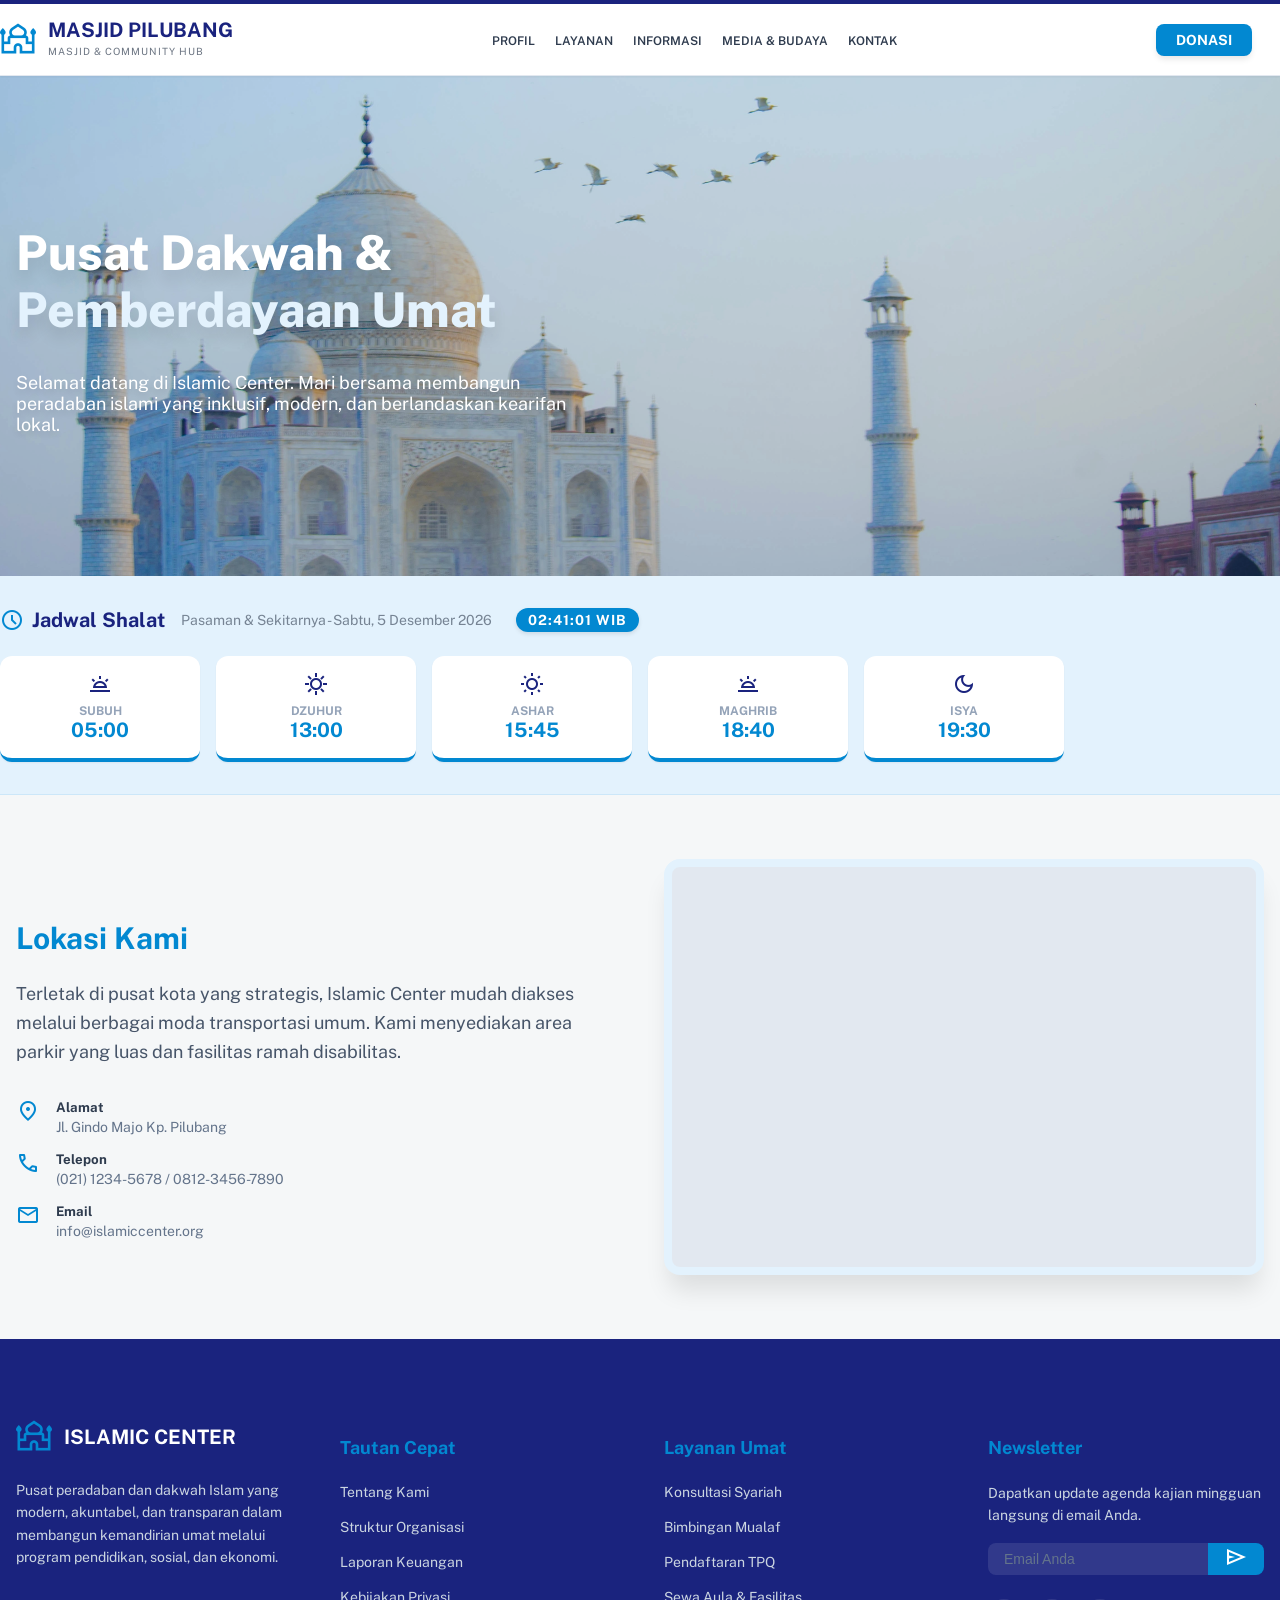
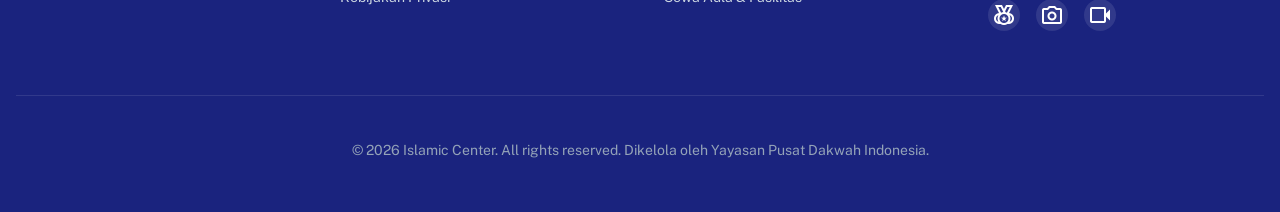
<file: Home.html>
<!DOCTYPE html>
<html lang="id">
<head>
    <meta charset="utf-8"/>
    <meta content="width=device-width, initial-scale=1.0" name="viewport"/>
    <title>Masjid Pilubang - Beranda</title>
    
    <link href="https://fonts.googleapis.com/css2?family=Public+Sans:wght@300;400;500;600;700&display=swap" rel="stylesheet"/>
    <link href="https://fonts.googleapis.com/css2?family=Material+Symbols+Outlined:wght@100..700,0..1&display=swap" rel="stylesheet"/>
    <link href="https://fonts.googleapis.com/css2?family=Material+Symbols+Outlined:wght,FILL@100..700,0..1&display=swap" rel="stylesheet"/>

    <link rel="stylesheet" href="style.css">
</head>
<body>

    <div class="top-bar"></div>

    <header class="main-header">
        <div class="container header-container">
            
            <div class="logo-area">
                <span class="material-symbols-outlined logo-icon">mosque</span>
                <div class="logo-text">
                    <h1>MASJID PILUBANG</h1>
                    <span>Masjid & Community Hub</span>
                </div>
            </div>
            
            <nav class="main-nav">
                
                <div class="dropdown">
                    <a href="#" class="nav-link">Profil</a>
                    <div class="dropdown-content">
                        <a href="Visimisi.html">Visi & Misi</a>
                        <a href="Sejarah.html">Sejarah & Pengurus</a>
                    </div>
                </div>

                <div class="dropdown">
                    <a href="#" class="nav-link">Layanan</a>
                    <div class="dropdown-content">
                        <a href="IbadahDakwah.html">Ibadah & Dakwah</a>
                        <a href="ZakatSosial.html">Zakat & Sosial</a>
                    </div>
                </div>

                <div class="dropdown">
                    <a href="#" class="nav-link">Informasi</a>
                    <div class="dropdown-content">
                        <a href="PenyaluranDonasi.html">Penyaluran Donasi</a>
                        <a href="JadwalKajian.html">Jadwal Kajian</a>
                    </div>
                </div>

                <div class="dropdown">
                    <a href="#" class="nav-link">Media & Budaya</a>
                    <div class="dropdown-content">
                        <a href="Galeri.html">Galeri Kegiatan</a>
                        <a href="AdatBudaya.html">Adat Budaya Lokal</a>
                    </div>
                </div>

                <div class="dropdown">
                    <a href="#footer-kontak" class="nav-link">Kontak</a>
                </div>

            </nav>

            <div class="action-area">
                <a href="Donasi.html" class="btn-donasi">Donasi</a>
                <a href="#footer-kontak" class="icon-bantuan">
                </a>
            </div>
            
        </div>
    </header>

    <section class="hero-section" style="background-image: url('Masjid.jpg');">
        <div class="hero-overlay"></div>
        <div class="container hero-content">
            <h2>Pusat Dakwah & <br><span>Pemberdayaan Umat</span></h2>
            <p>Selamat datang di Islamic Center. Mari bersama membangun peradaban islami yang inklusif, modern, dan berlandaskan kearifan lokal.</p>
        </div>
    </section>

    <section class="jadwal-section">
        <div class="jadwal-header">
                <div class="jadwal-title">
                    <span class="material-symbols-outlined">schedule</span>
                    <h3>Jadwal Shalat</h3>
                    <span class="tanggal" id="teks-tanggal">Memuat tanggal...</span>
                    <span class="jam-sekarang" id="jam-realtime">00:00:00 WIB</span>
                </div>
            </div>
            
            <div class="jadwal-grid">
                <div class="jadwal-card">
                    <span class="material-symbols-outlined icon-waktu">wb_twilight</span>
                    <span class="nama-waktu">Subuh</span>
                    <span class="jam-waktu">05:00</span>
                </div>
                <div class="jadwal-card">
                    <span class="material-symbols-outlined icon-waktu">sunny</span>
                    <span class="nama-waktu">Dzuhur</span>
                    <span class="jam-waktu">13:00</span>
                </div>
                <div class="jadwal-card">
                    <span class="material-symbols-outlined icon-waktu">wb_sunny</span>
                    <span class="nama-waktu">Ashar</span>
                    <span class="jam-waktu">15:45</span>
                </div>
                <div class="jadwal-card">
                    <span class="material-symbols-outlined icon-waktu">wb_twilight</span>
                    <span class="nama-waktu">Maghrib</span>
                    <span class="jam-waktu">18:40</span>
                </div>
                <div class="jadwal-card">
                    <span class="material-symbols-outlined icon-waktu">dark_mode</span>
                    <span class="nama-waktu">Isya</span>
                    <span class="jam-waktu">19:30</span>
                </div>
            </div>
        </div>
    </section>

    <main class="main-content">
        <section class="lokasi-section">
            <div class="container lokasi-grid">
                <div class="lokasi-info">
                    <h2>Lokasi Kami</h2>
                    <p class="deskripsi-lokasi">Terletak di pusat kota yang strategis, Islamic Center mudah diakses melalui berbagai moda transportasi umum. Kami menyediakan area parkir yang luas dan fasilitas ramah disabilitas.</p>
                    
                    <div class="kontak-list">
                        <div class="kontak-item">
                            <span class="material-symbols-outlined">location_on</span>
                            <div>
                                <h5>Alamat</h5>
                                <p>Jl. Gindo Majo Kp. Pilubang</p>
                            </div>
                        </div>
                        <div class="kontak-item">
                            <span class="material-symbols-outlined">call</span>
                            <div>
                                <h5>Telepon</h5>
                                <p>(021) 1234-5678 / 0812-3456-7890</p>
                            </div>
                        </div>
                        <div class="kontak-item">
                            <span class="material-symbols-outlined">mail</span>
                            <div>
                                <h5>Email</h5>
                                <p>info@islamiccenter.org</p>
                            </div>
                        </div>
                    </div>
                </div>
                <div class="lokasi-map">
                    <iframe src="https://www.google.com/maps/embed?pb=!1m18!1m12!1m3!1d249.36258559779364!2d100.15812668949367!3d0.16701521914065579!2m3!1f0!2f0!3f0!3m2!1i1024!2i768!4f13.1!3m3!1m2!1s0x302a910078885d15%3A0xaa46ce0afa1b30e7!2sMasjid%20Darul%20Hikmah%20pilubang!5e0!3m2!1sid!2sid!4v1772980099548!5m2!1sid!2sid" width="100%" height="100%" style="border:0;" allowfullscreen="" loading="lazy" referrerpolicy="no-referrer-when-downgrade"></iframe>
                </div>
            </div>
        </section>
    </main>

    <footer id="footer-kontak" class="main-footer">
        <div class="container">
            <div class="footer-grid">
                <div class="footer-col">
                    <div class="footer-logo">
                        <span class="material-symbols-outlined">mosque</span>
                        <h2>ISLAMIC CENTER</h2>
                    </div>
                    <p>Pusat peradaban dan dakwah Islam yang modern, akuntabel, dan transparan dalam membangun kemandirian umat melalui program pendidikan, sosial, dan ekonomi.</p>
                </div>
                
                <div class="footer-col">
                    <h3>Tautan Cepat</h3>
                    <ul>
                        <li><a href="#">Tentang Kami</a></li>
                        <li><a href="#">Struktur Organisasi</a></li>
                        <li><a href="#">Laporan Keuangan</a></li>
                        <li><a href="#">Kebijakan Privasi</a></li>
                    </ul>
                </div>
                
                <div class="footer-col">
                    <h3>Layanan Umat</h3>
                    <ul>
                        <li><a href="#">Konsultasi Syariah</a></li>
                        <li><a href="#">Bimbingan Mualaf</a></li>
                        <li><a href="#">Pendaftaran TPQ</a></li>
                        <li><a href="#">Sewa Aula & Fasilitas</a></li>
                    </ul>
                </div>
                
                <div class="footer-col">
                    <h3>Newsletter</h3>
                    <p class="newsletter-desc">Dapatkan update agenda kajian mingguan langsung di email Anda.</p>
                    <div class="form-newsletter">
                        <input type="email" placeholder="Email Anda" class="input-email">
                        <button class="btn-kirim">
                            <span class="material-symbols-outlined">send</span>
                        </button>
                    </div>
                    <div class="social-links">
                        <a href="#"><span class="material-symbols-outlined">social_leaderboard</span></a>
                        <a href="#"><span class="material-symbols-outlined">photo_camera</span></a>
                        <a href="#"><span class="material-symbols-outlined">videocam</span></a>
                    </div>
                </div>
            </div>
            
            <div class="footer-bottom">
                <p>© 2026 Islamic Center. All rights reserved. Dikelola oleh Yayasan Pusat Dakwah Indonesia.</p>
            </div>
        </div>
    </footer>
<script>
    function updateWaktu() {
        const sekarang = new Date();
        
        // 1. Mengatur Jam (Format 00:00:00)
        const jam = String(sekarang.getHours()).padStart(2, '0');
        const menit = String(sekarang.getMinutes()).padStart(2, '0');
        const detik = String(sekarang.getSeconds()).padStart(2, '0');
        document.getElementById('jam-realtime').textContent = `${jam}:${menit}:${detik} WIB`;

        // 2. Mengatur Tanggal Otomatis
        const opsiTanggal = { weekday: 'long', year: 'numeric', month: 'long', day: 'numeric' };
        const tanggalFormat = sekarang.toLocaleDateString('id-ID', opsiTanggal);
        document.getElementById('teks-tanggal').textContent = `Pasaman & Sekitarnya - ${tanggalFormat}`;
    }

    // Jalankan fungsi setiap 1000 milidetik (1 detik)
    setInterval(updateWaktu, 1000);
    updateWaktu(); // Panggil sekali di awal agar tidak delay
</script>
</body>
</html>
</file>
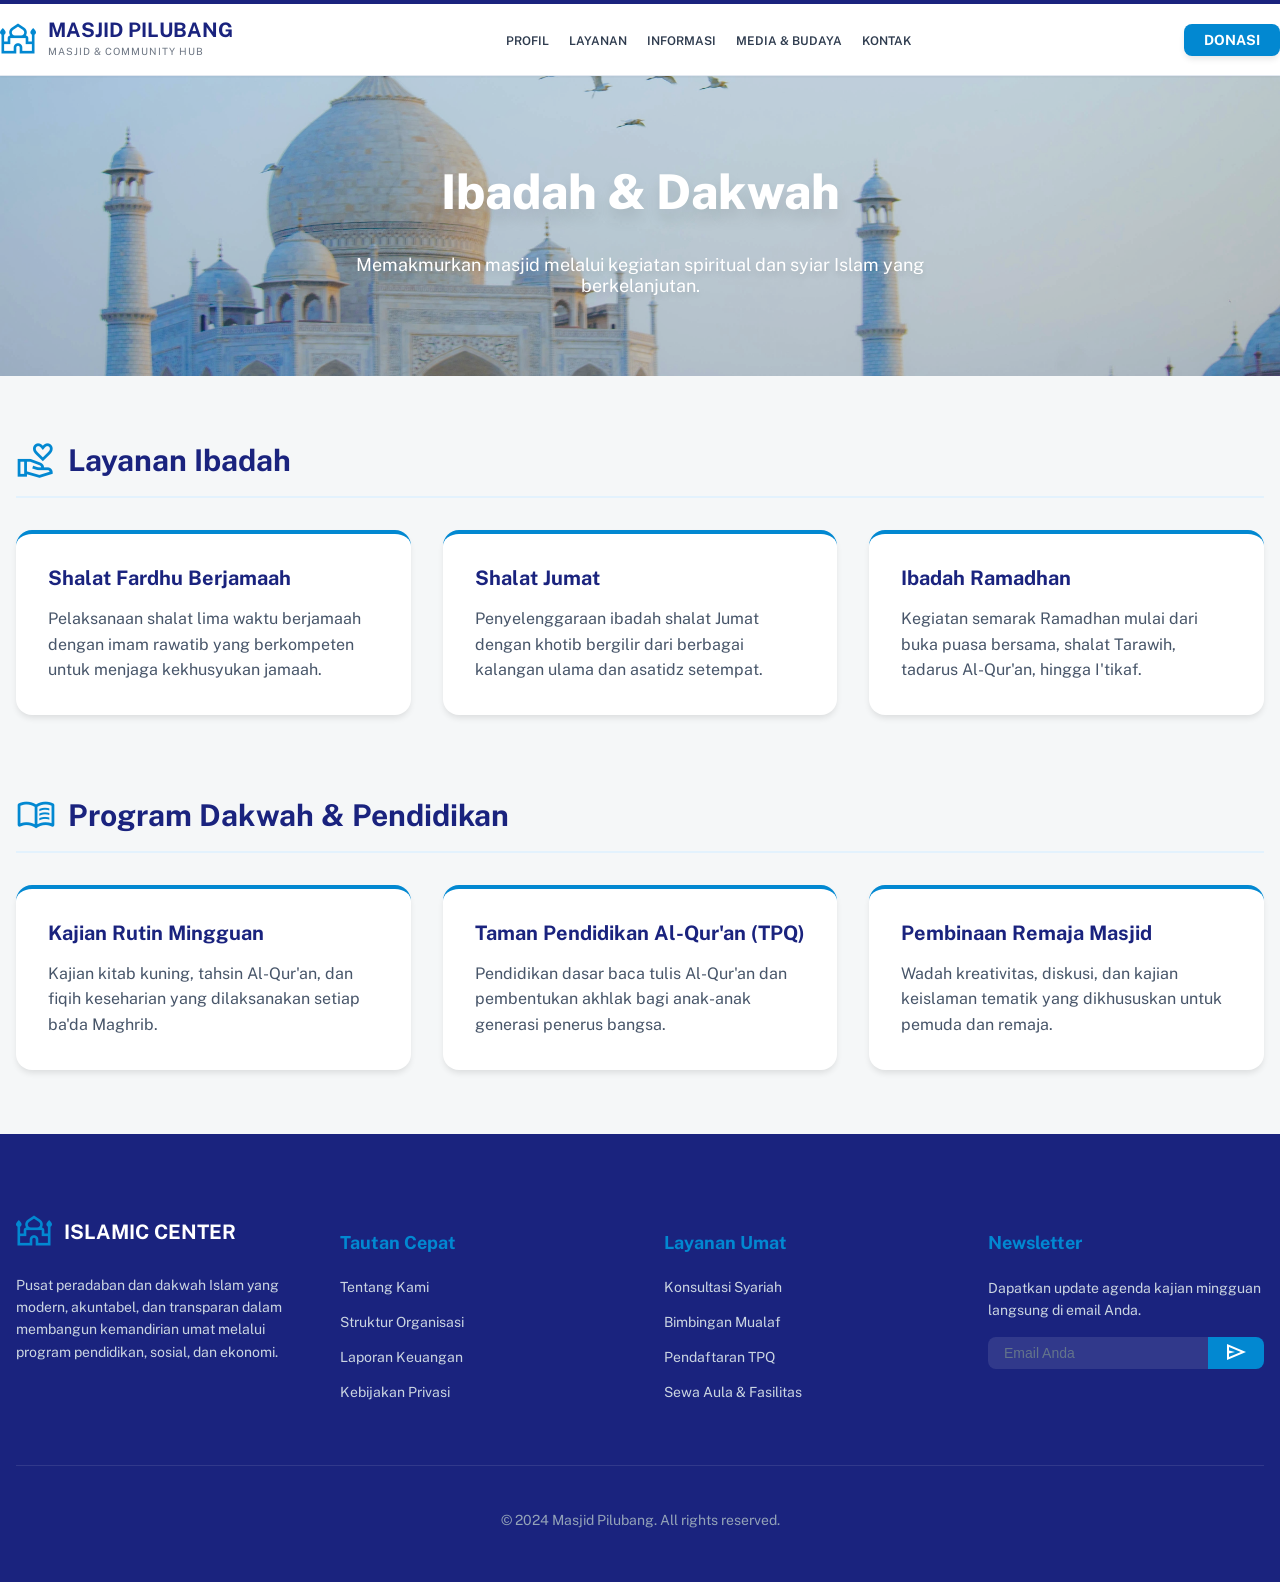
<file: IbadahDakwah.html>
<!DOCTYPE html>
<html lang="id" class="scroll-smooth">
<head>
    <meta charset="utf-8"/>
    <meta content="width=device-width, initial-scale=1.0" name="viewport"/>
    <title>Ibadah & Dakwah - Masjid Pilubang</title>
    
    <link href="https://fonts.googleapis.com/css2?family=Public+Sans:wght@300;400;500;600;700&display=swap" rel="stylesheet"/>
    <link href="https://fonts.googleapis.com/css2?family=Material+Symbols+Outlined:wght@100..700,0..1&display=swap" rel="stylesheet"/>
    <link href="https://fonts.googleapis.com/css2?family=Material+Symbols+Outlined:wght,FILL@100..700,0..1&display=swap" rel="stylesheet"/>

    <link rel="stylesheet" href="style.css">
</head>
<body>

    <div class="top-bar"></div>

    <header class="main-header">
        <div class="container header-container">
            
            <div class="logo-area">
                <span class="material-symbols-outlined logo-icon">mosque</span>
                <div class="logo-text">
                    <h1>MASJID PILUBANG</h1>
                    <span>Masjid & Community Hub</span>
                </div>
            </div>
            
            <nav class="main-nav" id="menu-navigasi">
                <div class="dropdown">
                    <a href="index.html" class="nav-link">Profil</a>
                    <div class="dropdown-content">
                        <a href="Visimisi.html">Visi & Misi</a>
                        <a href="Sejarah.html">Sejarah & Pengurus</a>
                    </div>
                </div>
                <div class="dropdown">
                    <a href="#" class="nav-link">Layanan</a>
                    <div class="dropdown-content">
                        <a href="IbadahDakwah.html">Ibadah & Dakwah</a>
                        <a href="ZakatSosial.html">Zakat & Sosial</a>
                    </div>
                </div>
                <div class="dropdown">
                    <a href="#" class="nav-link">Informasi</a>
                    <div class="dropdown-content">
                        <a href="PenyaluranDonasi.html">Penyaluran Donasi</a>
                        <a href="JadwalKajian.html">Jadwal Kajian</a>
                    </div>
                </div>
                <div class="dropdown">
                    <a href="#" class="nav-link">Media & Budaya</a>
                    <div class="dropdown-content">
                        <a href="Galeri.html">Galeri Kegiatan</a>
                        <a href="AdatBudaya.html">Adat Budaya Lokal</a>
                    </div>
                </div>
                <div class="dropdown">
                    <a href="#footer-kontak" class="nav-link">Kontak</a>
                </div>
            </nav>

            <div class="action-area">
                <a href="Donasi.html" class="btn-donasi">Donasi</a>
                <button class="menu-toggle" id="btn-hamburger">
                    <span class="material-symbols-outlined">menu</span>
                </button>
            </div>
            
        </div>
    </header>

    <section class="page-hero" style="background-image: url('Masjid.jpg');">
        <div class="hero-overlay"></div>
        <div class="container hero-content">
            <h2>Ibadah & Dakwah</h2>
            <p>Memakmurkan masjid melalui kegiatan spiritual dan syiar Islam yang berkelanjutan.</p>
        </div>
    </section>

    <main class="main-content">
        <div class="container">
            
            <div class="section-header">
                <span class="material-symbols-outlined icon-title">volunteer_activism</span>
                <h3>Layanan Ibadah</h3>
            </div>
            <div class="grid-cards">
                <div class="card">
                    <h4>Shalat Fardhu Berjamaah</h4>
                    <p>Pelaksanaan shalat lima waktu berjamaah dengan imam rawatib yang berkompeten untuk menjaga kekhusyukan jamaah.</p>
                </div>
                <div class="card">
                    <h4>Shalat Jumat</h4>
                    <p>Penyelenggaraan ibadah shalat Jumat dengan khotib bergilir dari berbagai kalangan ulama dan asatidz setempat.</p>
                </div>
                <div class="card">
                    <h4>Ibadah Ramadhan</h4>
                    <p>Kegiatan semarak Ramadhan mulai dari buka puasa bersama, shalat Tarawih, tadarus Al-Qur'an, hingga I'tikaf.</p>
                </div>
            </div>

            <div class="section-header" style="margin-top: 5rem;">
                <span class="material-symbols-outlined icon-title">menu_book</span>
                <h3>Program Dakwah & Pendidikan</h3>
            </div>
            <div class="grid-cards">
                <div class="card">
                    <h4>Kajian Rutin Mingguan</h4>
                    <p>Kajian kitab kuning, tahsin Al-Qur'an, dan fiqih keseharian yang dilaksanakan setiap ba'da Maghrib.</p>
                </div>
                <div class="card">
                    <h4>Taman Pendidikan Al-Qur'an (TPQ)</h4>
                    <p>Pendidikan dasar baca tulis Al-Qur'an dan pembentukan akhlak bagi anak-anak generasi penerus bangsa.</p>
                </div>
                <div class="card">
                    <h4>Pembinaan Remaja Masjid</h4>
                    <p>Wadah kreativitas, diskusi, dan kajian keislaman tematik yang dikhususkan untuk pemuda dan remaja.</p>
                </div>
            </div>

        </div>
    </main>

    <footer id="footer-kontak" class="main-footer">
        <div class="container">
            <div class="footer-grid">
                <div class="footer-col">
                    <div class="footer-logo">
                        <span class="material-symbols-outlined">mosque</span>
                        <h2>ISLAMIC CENTER</h2>
                    </div>
                    <p>Pusat peradaban dan dakwah Islam yang modern, akuntabel, dan transparan dalam membangun kemandirian umat melalui program pendidikan, sosial, dan ekonomi.</p>
                </div>
                <div class="footer-col">
                    <h3>Tautan Cepat</h3>
                    <ul>
                        <li><a href="#">Tentang Kami</a></li>
                        <li><a href="#">Struktur Organisasi</a></li>
                        <li><a href="#">Laporan Keuangan</a></li>
                        <li><a href="#">Kebijakan Privasi</a></li>
                    </ul>
                </div>
                <div class="footer-col">
                    <h3>Layanan Umat</h3>
                    <ul>
                        <li><a href="#">Konsultasi Syariah</a></li>
                        <li><a href="#">Bimbingan Mualaf</a></li>
                        <li><a href="#">Pendaftaran TPQ</a></li>
                        <li><a href="#">Sewa Aula & Fasilitas</a></li>
                    </ul>
                </div>
                <div class="footer-col">
                    <h3>Newsletter</h3>
                    <p class="newsletter-desc">Dapatkan update agenda kajian mingguan langsung di email Anda.</p>
                    <div class="form-newsletter">
                        <input type="email" placeholder="Email Anda" class="input-email">
                        <button class="btn-kirim"><span class="material-symbols-outlined">send</span></button>
                    </div>
                </div>
            </div>
            <div class="footer-bottom">
                <p>© 2024 Masjid Pilubang. All rights reserved.</p>
            </div>
        </div>
    </footer>
    <script>
    const btnHamburger = document.getElementById('btn-hamburger');
    const menuNavigasi = document.getElementById('menu-navigasi');

    if(btnHamburger) {
        btnHamburger.addEventListener('click', function() {
            // Menambah atau menghapus class 'aktif' saat tombol diklik
            menuNavigasi.classList.toggle('aktif');
        });
    }
</script>

</body>
</html>
</file>
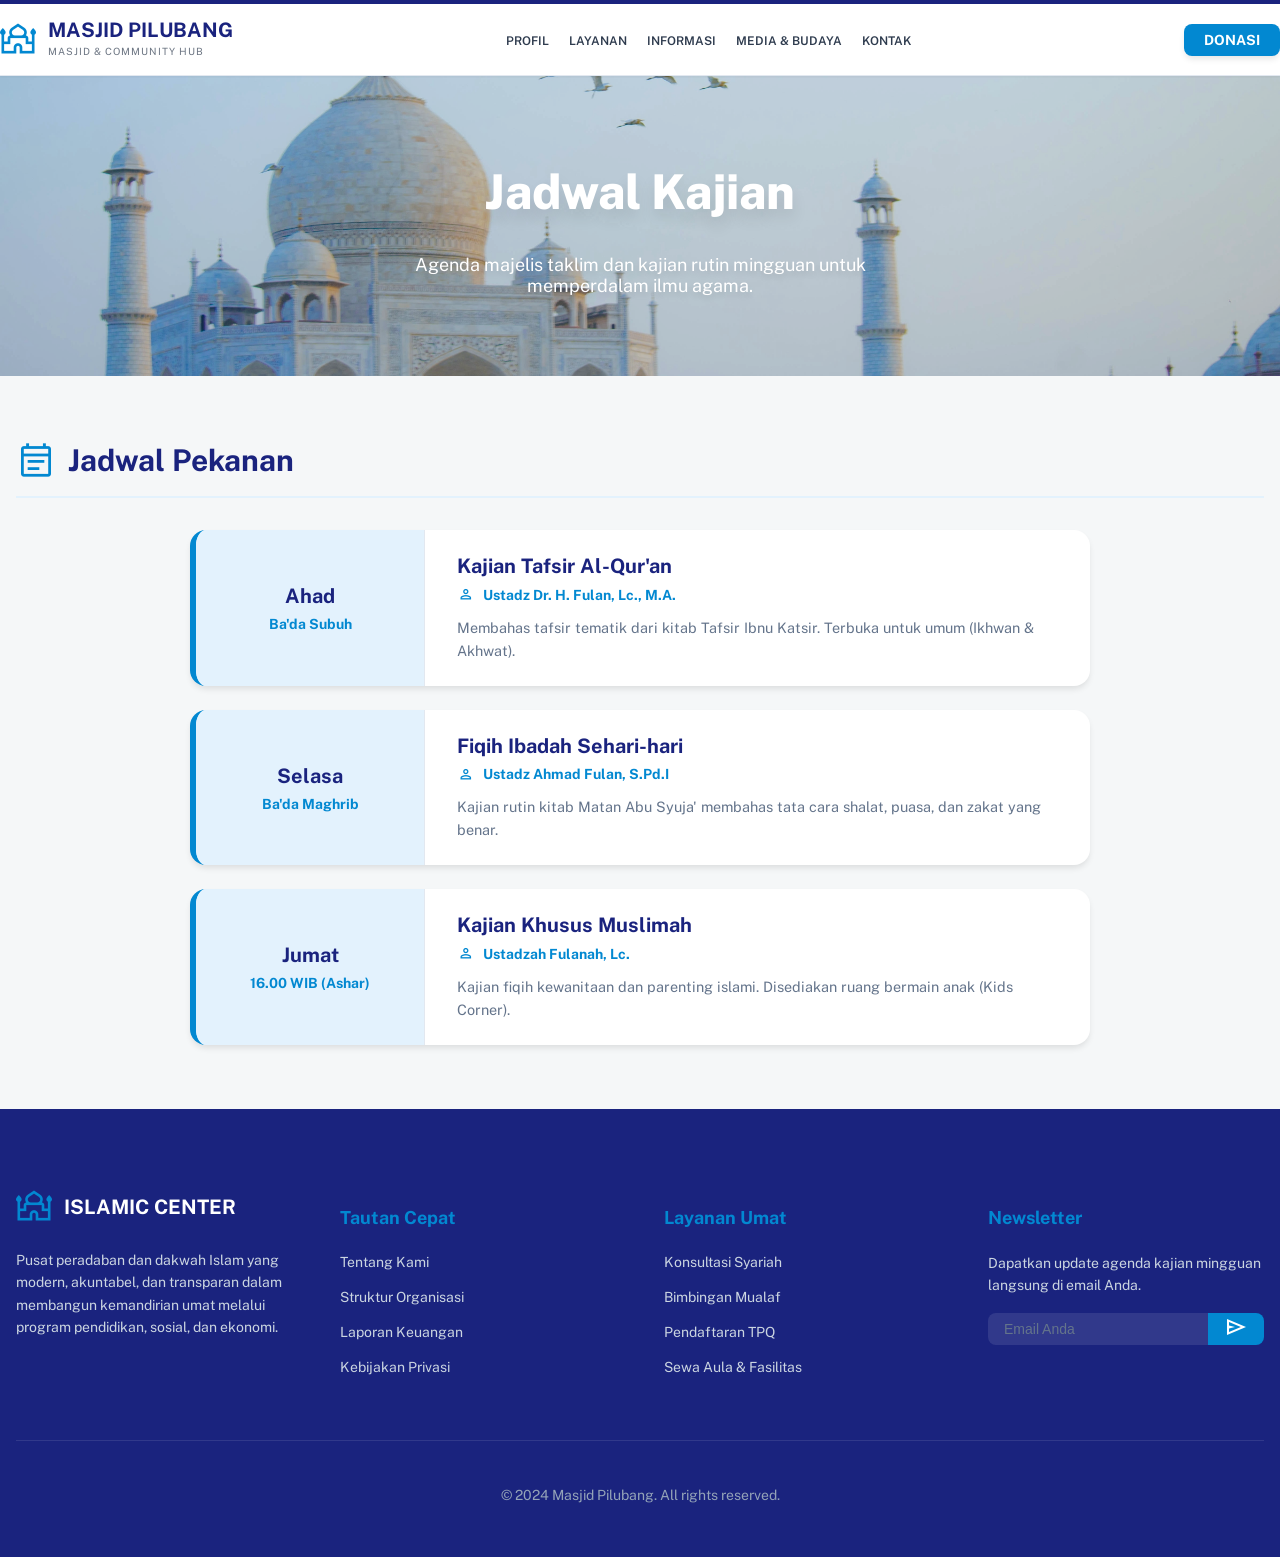
<file: JadwalKajian.html>
<!DOCTYPE html>
<html lang="id" class="scroll-smooth">
<head>
    <meta charset="utf-8"/>
    <meta content="width=device-width, initial-scale=1.0" name="viewport"/>
    <title>Jadwal Kajian - Masjid Pilubang</title>
    
    <link href="https://fonts.googleapis.com/css2?family=Public+Sans:wght@300;400;500;600;700&display=swap" rel="stylesheet"/>
    <link href="https://fonts.googleapis.com/css2?family=Material+Symbols+Outlined:wght@100..700,0..1&display=swap" rel="stylesheet"/>
    <link href="https://fonts.googleapis.com/css2?family=Material+Symbols+Outlined:wght,FILL@100..700,0..1&display=swap" rel="stylesheet"/>

    <link rel="stylesheet" href="style.css">
</head>
<body>

    <div class="top-bar"></div>

    <header class="main-header">
        <div class="container header-container">
            
            <div class="logo-area">
                <span class="material-symbols-outlined logo-icon">mosque</span>
                <div class="logo-text">
                    <h1>MASJID PILUBANG</h1>
                    <span>Masjid & Community Hub</span>
                </div>
            </div>
            
            <nav class="main-nav" id="menu-navigasi">
                <div class="dropdown">
                    <a href="index.html" class="nav-link">Profil</a>
                    <div class="dropdown-content">
                        <a href="Visimisi.html">Visi & Misi</a>
                        <a href="Sejarah.html">Sejarah & Pengurus</a>
                    </div>
                </div>
                <div class="dropdown">
                    <a href="#" class="nav-link">Layanan</a>
                    <div class="dropdown-content">
                        <a href="IbadahDakwah.html">Ibadah & Dakwah</a>
                        <a href="ZakatSosial.html">Zakat & Sosial</a>
                    </div>
                </div>
                <div class="dropdown">
                    <a href="#" class="nav-link">Informasi</a>
                    <div class="dropdown-content">
                        <a href="PenyaluranDonasi.html">Penyaluran Donasi</a>
                        <a href="JadwalKajian.html">Jadwal Kajian</a>
                    </div>
                </div>
                <div class="dropdown">
                    <a href="#" class="nav-link">Media & Budaya</a>
                    <div class="dropdown-content">
                        <a href="Galeri.html">Galeri Kegiatan</a>
                        <a href="AdatBudaya.html">Adat Budaya Lokal</a>
                    </div>
                </div>
                <div class="dropdown">
                    <a href="#footer-kontak" class="nav-link">Kontak</a>
                </div>
            </nav>

            <div class="action-area">
                <a href="Donasi.html" class="btn-donasi">Donasi</a>
                <button class="menu-toggle" id="btn-hamburger">
                    <span class="material-symbols-outlined">menu</span>
                </button>
            </div>
            
        </div>
    </header>

    <section class="page-hero" style="background-image: url('Masjid.jpg');">
        <div class="hero-overlay"></div>
        <div class="container hero-content">
            <h2>Jadwal Kajian</h2>
            <p>Agenda majelis taklim dan kajian rutin mingguan untuk memperdalam ilmu agama.</p>
        </div>
    </section>

    <main class="main-content">
        <div class="container">
            
            <div class="section-header">
                <span class="material-symbols-outlined icon-title">event_note</span>
                <h3>Jadwal Pekanan</h3>
            </div>

            <div class="kajian-container">
                
                <div class="kajian-card">
                    <div class="kajian-time">
                        <h4>Ahad</h4>
                        <span>Ba'da Subuh</span>
                    </div>
                    <div class="kajian-details">
                        <h3>Kajian Tafsir Al-Qur'an</h3>
                        <div class="kajian-ustadz">
                            <span class="material-symbols-outlined" style="font-size: 1.1rem;">person</span>
                            Ustadz Dr. H. Fulan, Lc., M.A.
                        </div>
                        <p class="kajian-desc">Membahas tafsir tematik dari kitab Tafsir Ibnu Katsir. Terbuka untuk umum (Ikhwan & Akhwat).</p>
                    </div>
                </div>

                <div class="kajian-card">
                    <div class="kajian-time">
                        <h4>Selasa</h4>
                        <span>Ba'da Maghrib</span>
                    </div>
                    <div class="kajian-details">
                        <h3>Fiqih Ibadah Sehari-hari</h3>
                        <div class="kajian-ustadz">
                            <span class="material-symbols-outlined" style="font-size: 1.1rem;">person</span>
                            Ustadz Ahmad Fulan, S.Pd.I
                        </div>
                        <p class="kajian-desc">Kajian rutin kitab Matan Abu Syuja' membahas tata cara shalat, puasa, dan zakat yang benar.</p>
                    </div>
                </div>

                <div class="kajian-card">
                    <div class="kajian-time">
                        <h4>Jumat</h4>
                        <span>16.00 WIB (Ashar)</span>
                    </div>
                    <div class="kajian-details">
                        <h3>Kajian Khusus Muslimah</h3>
                        <div class="kajian-ustadz">
                            <span class="material-symbols-outlined" style="font-size: 1.1rem;">person</span>
                            Ustadzah Fulanah, Lc.
                        </div>
                        <p class="kajian-desc">Kajian fiqih kewanitaan dan parenting islami. Disediakan ruang bermain anak (Kids Corner).</p>
                    </div>
                </div>

            </div>

        </div>
    </main>

    <footer id="footer-kontak" class="main-footer">
        <div class="container">
            <div class="footer-grid">
                <div class="footer-col">
                    <div class="footer-logo">
                        <span class="material-symbols-outlined">mosque</span>
                        <h2>ISLAMIC CENTER</h2>
                    </div>
                    <p>Pusat peradaban dan dakwah Islam yang modern, akuntabel, dan transparan dalam membangun kemandirian umat melalui program pendidikan, sosial, dan ekonomi.</p>
                </div>
                <div class="footer-col">
                    <h3>Tautan Cepat</h3>
                    <ul>
                        <li><a href="#">Tentang Kami</a></li>
                        <li><a href="#">Struktur Organisasi</a></li>
                        <li><a href="#">Laporan Keuangan</a></li>
                        <li><a href="#">Kebijakan Privasi</a></li>
                    </ul>
                </div>
                <div class="footer-col">
                    <h3>Layanan Umat</h3>
                    <ul>
                        <li><a href="#">Konsultasi Syariah</a></li>
                        <li><a href="#">Bimbingan Mualaf</a></li>
                        <li><a href="#">Pendaftaran TPQ</a></li>
                        <li><a href="#">Sewa Aula & Fasilitas</a></li>
                    </ul>
                </div>
                <div class="footer-col">
                    <h3>Newsletter</h3>
                    <p class="newsletter-desc">Dapatkan update agenda kajian mingguan langsung di email Anda.</p>
                    <div class="form-newsletter">
                        <input type="email" placeholder="Email Anda" class="input-email">
                        <button class="btn-kirim"><span class="material-symbols-outlined">send</span></button>
                    </div>
                </div>
            </div>
            <div class="footer-bottom">
                <p>© 2024 Masjid Pilubang. All rights reserved.</p>
            </div>
        </div>
    </footer>
    <script>
    const btnHamburger = document.getElementById('btn-hamburger');
    const menuNavigasi = document.getElementById('menu-navigasi');

    if(btnHamburger) {
        btnHamburger.addEventListener('click', function() {
            // Menambah atau menghapus class 'aktif' saat tombol diklik
            menuNavigasi.classList.toggle('aktif');
        });
    }
</script>

</body>
</html>
</file>
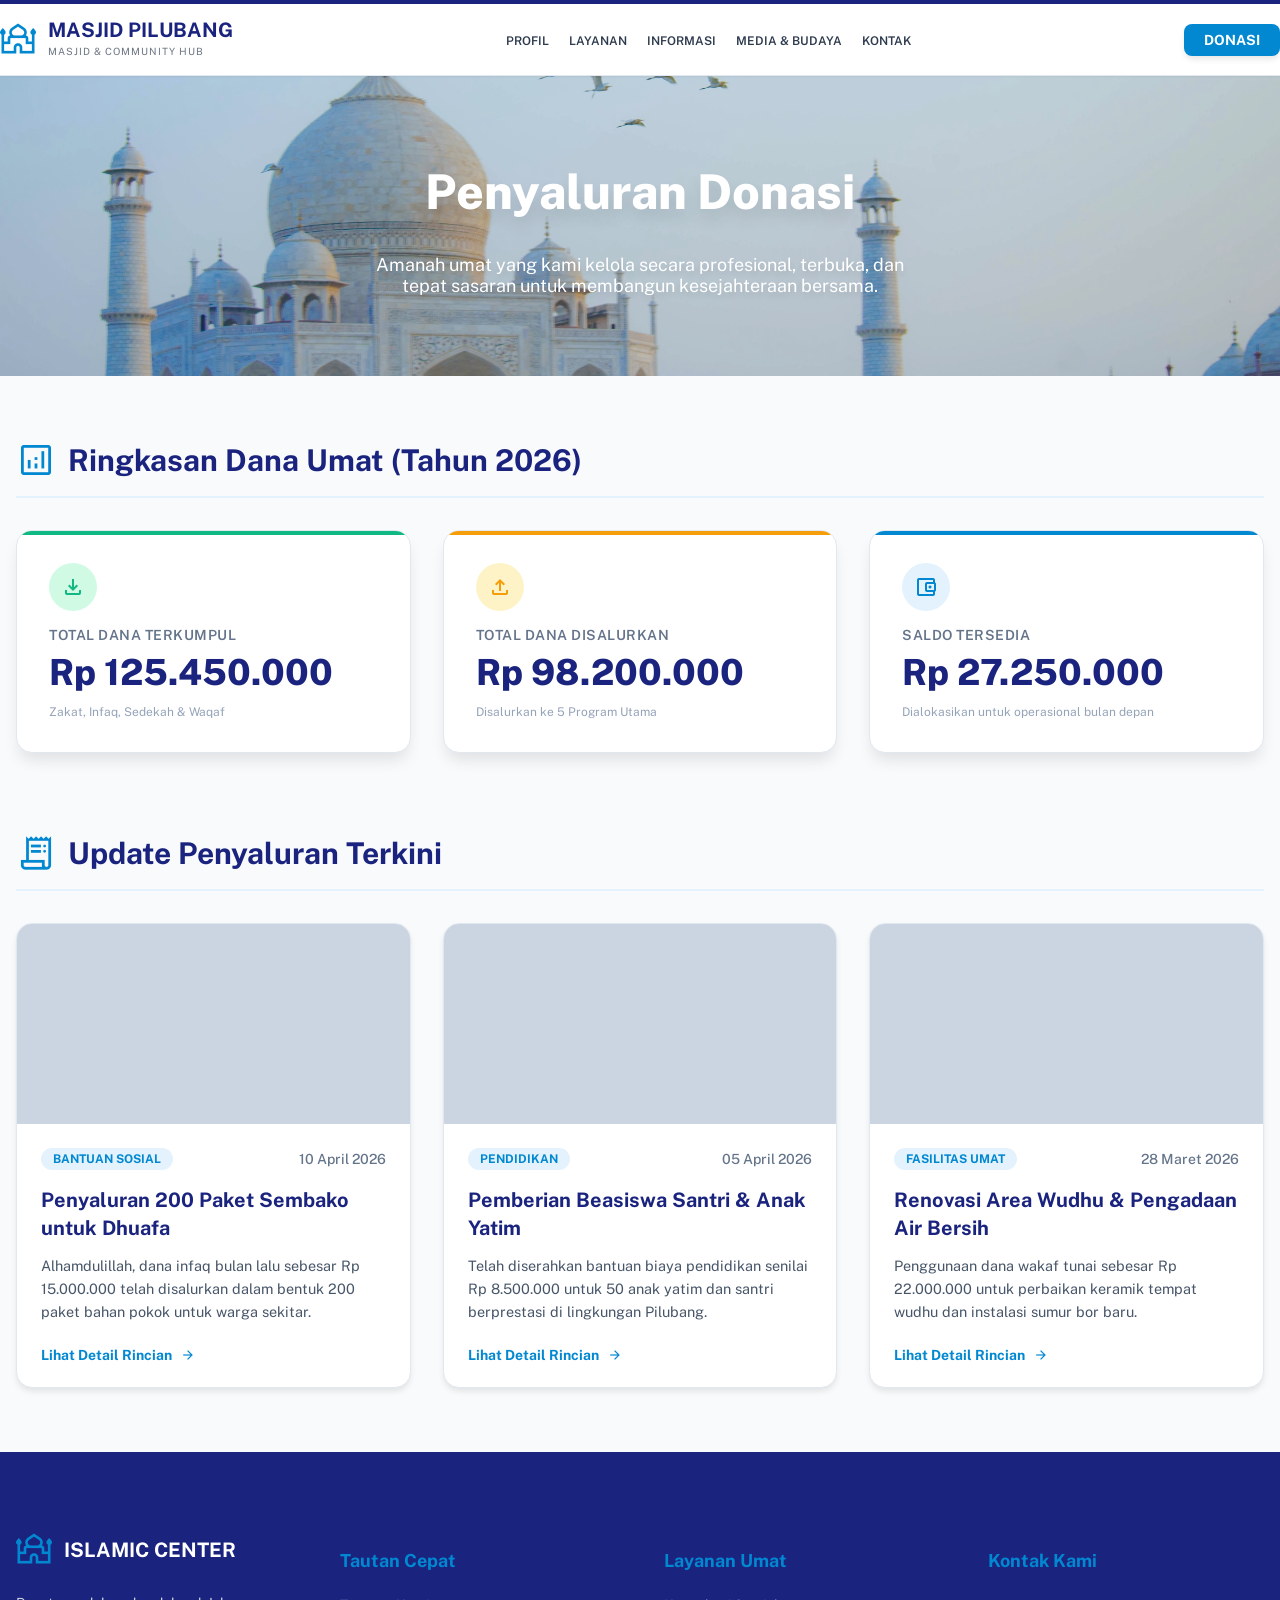
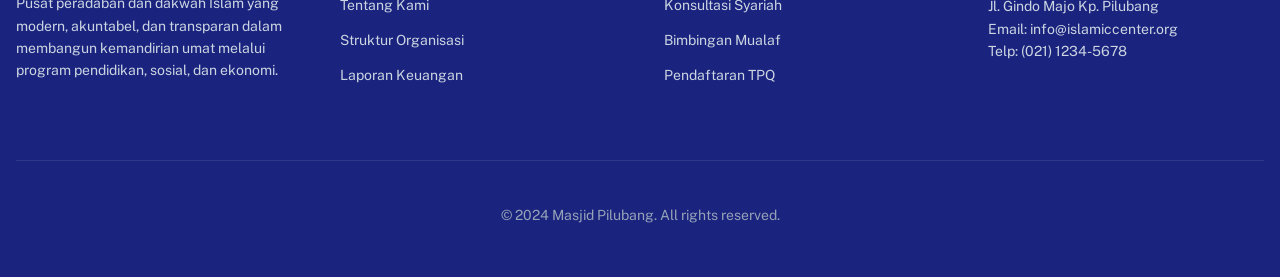
<file: PenyaluranDonasi.html>
<!DOCTYPE html>
<html lang="id" class="scroll-smooth">
<head>
    <meta charset="utf-8"/>
    <meta content="width=device-width, initial-scale=1.0" name="viewport"/>
    <title>Penyaluran Donasi - Masjid Pilubang</title>
    
    <link href="https://fonts.googleapis.com/css2?family=Public+Sans:wght@300;400;500;600;700&display=swap" rel="stylesheet"/>
    <link href="https://fonts.googleapis.com/css2?family=Material+Symbols+Outlined:wght@100..700,0..1&display=swap" rel="stylesheet"/>
    <link href="https://fonts.googleapis.com/css2?family=Material+Symbols+Outlined:wght,FILL@100..700,0..1&display=swap" rel="stylesheet"/>

    <link rel="stylesheet" href="style.css">
</head>
<body style="background-color: #f8fafc;">

    <div class="top-bar"></div>

    <header class="main-header">
        <div class="container header-container">
            
            <div class="logo-area">
                <span class="material-symbols-outlined logo-icon">mosque</span>
                <div class="logo-text">
                    <h1>MASJID PILUBANG</h1>
                    <span>Masjid & Community Hub</span>
                </div>
            </div>
            
            <nav class="main-nav" id="menu-navigasi">
                <div class="dropdown">
                    <a href="index.html" class="nav-link">Profil</a>
                    <div class="dropdown-content">
                        <a href="Visimisi.html">Visi & Misi</a>
                        <a href="Sejarah.html">Sejarah & Pengurus</a>
                    </div>
                </div>
                <div class="dropdown">
                    <a href="#" class="nav-link">Layanan</a>
                    <div class="dropdown-content">
                        <a href="IbadahDakwah.html">Ibadah & Dakwah</a>
                        <a href="ZakatSosial.html">Zakat & Sosial</a>
                    </div>
                </div>
                <div class="dropdown">
                    <a href="#" class="nav-link">Informasi</a>
                    <div class="dropdown-content">
                        <a href="PenyaluranDonasi.html">Penyaluran Donasi</a>
                        <a href="JadwalKajian.html">Jadwal Kajian</a>
                    </div>
                </div>
                <div class="dropdown">
                    <a href="#" class="nav-link">Media & Budaya</a>
                    <div class="dropdown-content">
                        <a href="Galeri.html">Galeri Kegiatan</a>
                        <a href="AdatBudaya.html">Adat Budaya Lokal</a>
                    </div>
                </div>
                <div class="dropdown">
                    <a href="#footer-kontak" class="nav-link">Kontak</a>
                </div>
            </nav>

            <div class="action-area">
                <a href="Donasi.html" class="btn-donasi">Donasi</a>
                <button class="menu-toggle" id="btn-hamburger">
                    <span class="material-symbols-outlined">menu</span>
                </button>
            </div>
            
        </div>
    </header>

    <section class="page-hero" style="background-image: url('Masjid.jpg');">
        <div class="hero-overlay"></div>
        <div class="container hero-content text-center">
            <h2>Penyaluran Donasi</h2>
            <p>Amanah umat yang kami kelola secara profesional, terbuka, dan tepat sasaran untuk membangun kesejahteraan bersama.</p>
        </div>
    </section>

    <main class="main-content">
        <div class="container">
            
            <div class="section-header">
                <span class="material-symbols-outlined icon-title">analytics</span>
                <h3>Ringkasan Dana Umat (Tahun 2026)</h3>
            </div>
            
            <div class="dashboard-grid">
                <div class="dashboard-card dana-masuk">
                    <div class="icon-box"><span class="material-symbols-outlined">download</span></div>
                    <p>Total Dana Terkumpul</p>
                    <h3>Rp 125.450.000</h3>
                    <span class="keterangan">Zakat, Infaq, Sedekah & Waqaf</span>
                </div>
                <div class="dashboard-card dana-keluar">
                    <div class="icon-box"><span class="material-symbols-outlined">upload</span></div>
                    <p>Total Dana Disalurkan</p>
                    <h3>Rp 98.200.000</h3>
                    <span class="keterangan">Disalurkan ke 5 Program Utama</span>
                </div>
                <div class="dashboard-card saldo-akhir">
                    <div class="icon-box"><span class="material-symbols-outlined">account_balance_wallet</span></div>
                    <p>Saldo Tersedia</p>
                    <h3>Rp 27.250.000</h3>
                    <span class="keterangan">Dialokasikan untuk operasional bulan depan</span>
                </div>
            </div>

            <div class="section-header" style="margin-top: 5rem;">
                <span class="material-symbols-outlined icon-title">receipt_long</span>
                <h3>Update Penyaluran Terkini</h3>
            </div>

            <div class="news-grid">
                
                <div class="news-card">
                    <div class="news-image" style="background-image: url('https://via.placeholder.com/400x250/0288D1/FFFFFF?text=Sembako+Ramadhan');"></div>
                    <div class="news-content">
                        <div class="news-meta">
                            <span class="news-category">Bantuan Sosial</span>
                            <span class="news-date">10 April 2026</span>
                        </div>
                        <h3 class="news-title">Penyaluran 200 Paket Sembako untuk Dhuafa</h3>
                        <p class="news-excerpt">Alhamdulillah, dana infaq bulan lalu sebesar Rp 15.000.000 telah disalurkan dalam bentuk 200 paket bahan pokok untuk warga sekitar.</p>
                        <a href="#" class="news-readmore">
                            Lihat Detail Rincian <span class="material-symbols-outlined" style="font-size: 1rem;">arrow_forward</span>
                        </a>
                    </div>
                </div>

                <div class="news-card">
                    <div class="news-image" style="background-image: url('https://via.placeholder.com/400x250/1A237E/FFFFFF?text=Santunan+Yatim');"></div>
                    <div class="news-content">
                        <div class="news-meta">
                            <span class="news-category">Pendidikan</span>
                            <span class="news-date">05 April 2026</span>
                        </div>
                        <h3 class="news-title">Pemberian Beasiswa Santri & Anak Yatim</h3>
                        <p class="news-excerpt">Telah diserahkan bantuan biaya pendidikan senilai Rp 8.500.000 untuk 50 anak yatim dan santri berprestasi di lingkungan Pilubang.</p>
                        <a href="#" class="news-readmore">
                            Lihat Detail Rincian <span class="material-symbols-outlined" style="font-size: 1rem;">arrow_forward</span>
                        </a>
                    </div>
                </div>

                <div class="news-card">
                    <div class="news-image" style="background-image: url('https://via.placeholder.com/400x250/2E3B4E/FFFFFF?text=Operasional+Masjid');"></div>
                    <div class="news-content">
                        <div class="news-meta">
                            <span class="news-category">Fasilitas Umat</span>
                            <span class="news-date">28 Maret 2026</span>
                        </div>
                        <h3 class="news-title">Renovasi Area Wudhu & Pengadaan Air Bersih</h3>
                        <p class="news-excerpt">Penggunaan dana wakaf tunai sebesar Rp 22.000.000 untuk perbaikan keramik tempat wudhu dan instalasi sumur bor baru.</p>
                        <a href="#" class="news-readmore">
                            Lihat Detail Rincian <span class="material-symbols-outlined" style="font-size: 1rem;">arrow_forward</span>
                        </a>
                    </div>
                </div>

            </div>

        </div>
    </main>

    <footer id="footer-kontak" class="main-footer">
        <div class="container">
            <div class="footer-grid">
                <div class="footer-col">
                    <div class="footer-logo">
                        <span class="material-symbols-outlined">mosque</span>
                        <h2>ISLAMIC CENTER</h2>
                    </div>
                    <p>Pusat peradaban dan dakwah Islam yang modern, akuntabel, dan transparan dalam membangun kemandirian umat melalui program pendidikan, sosial, dan ekonomi.</p>
                </div>
                <div class="footer-col">
                    <h3>Tautan Cepat</h3>
                    <ul>
                        <li><a href="Home.html">Tentang Kami</a></li>
                        <li><a href="#">Struktur Organisasi</a></li>
                        <li><a href="#">Laporan Keuangan</a></li>
                    </ul>
                </div>
                <div class="footer-col">
                    <h3>Layanan Umat</h3>
                    <ul>
                        <li><a href="#">Konsultasi Syariah</a></li>
                        <li><a href="#">Bimbingan Mualaf</a></li>
                        <li><a href="#">Pendaftaran TPQ</a></li>
                    </ul>
                </div>
                <div class="footer-col">
                    <h3>Kontak Kami</h3>
                    <p class="newsletter-desc">Jl. Gindo Majo Kp. Pilubang<br>Email: info@islamiccenter.org<br>Telp: (021) 1234-5678</p>
                </div>
            </div>
            <div class="footer-bottom">
                <p>© 2024 Masjid Pilubang. All rights reserved.</p>
            </div>
        </div>
    </footer>
    <script>
    const btnHamburger = document.getElementById('btn-hamburger');
    const menuNavigasi = document.getElementById('menu-navigasi');

    if(btnHamburger) {
        btnHamburger.addEventListener('click', function() {
            // Menambah atau menghapus class 'aktif' saat tombol diklik
            menuNavigasi.classList.toggle('aktif');
        });
    }
</script>

</body>
</html>
</file>
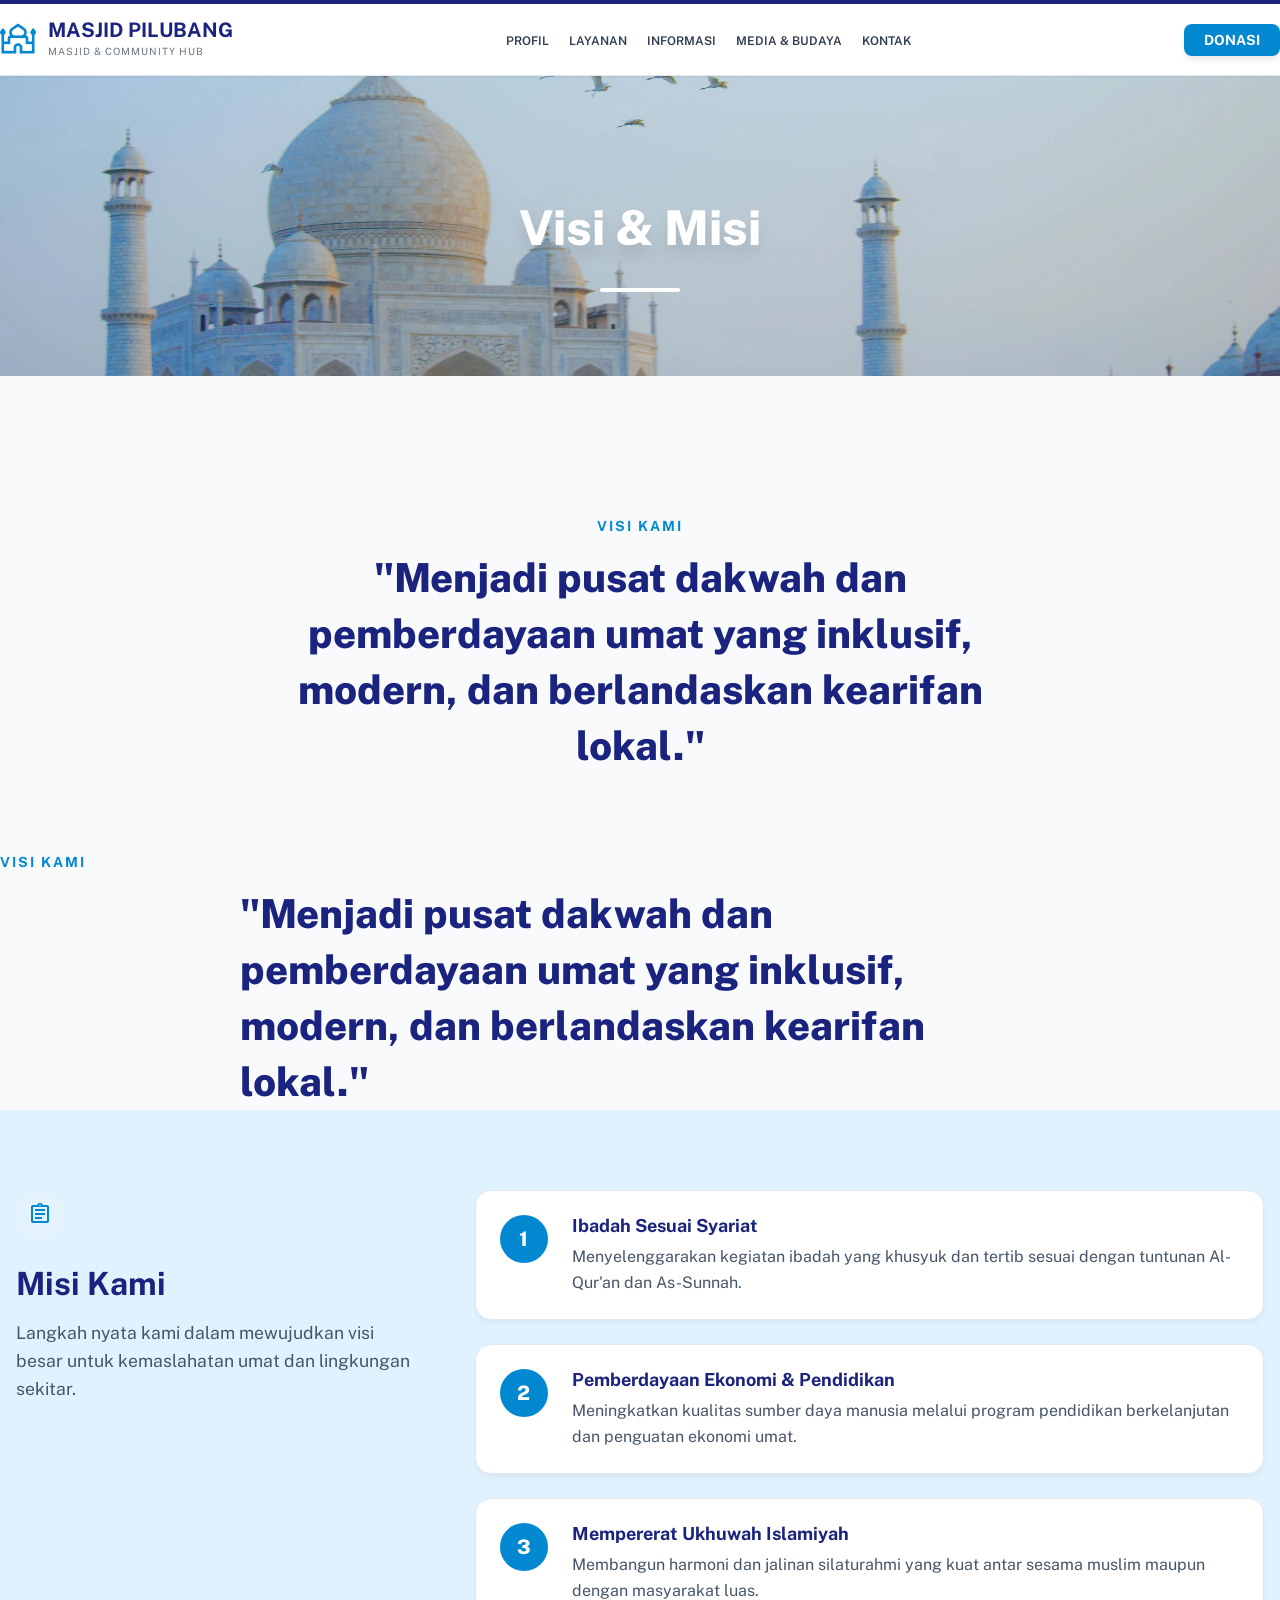
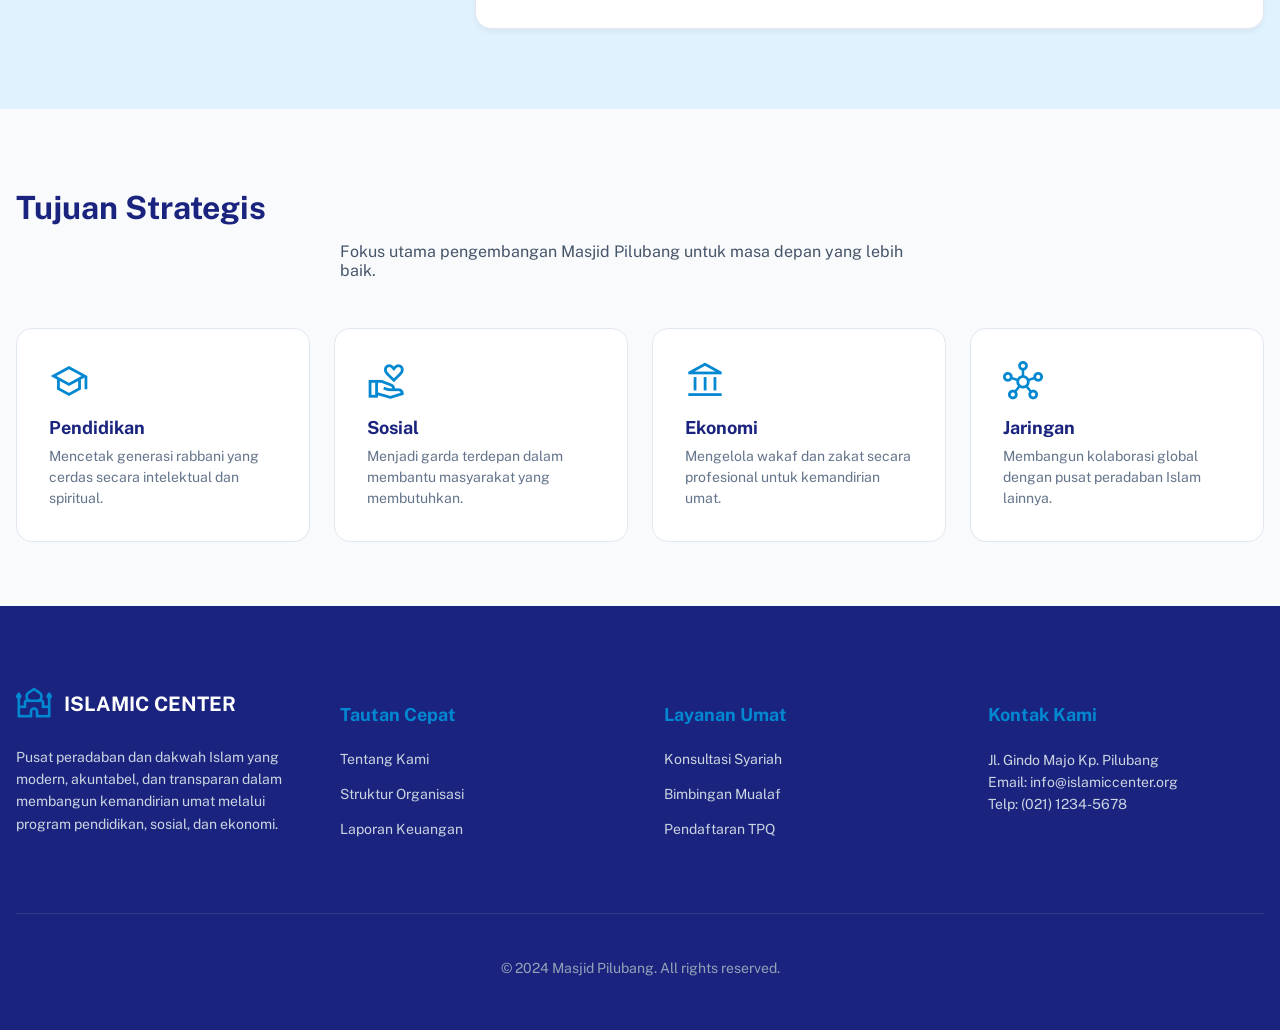
<file: Visimisi.html>
<!DOCTYPE html>
<html lang="id" class="scroll-smooth">
<head>
    <meta charset="utf-8"/>
    <meta content="width=device-width, initial-scale=1.0" name="viewport"/>
    <title>Visi & Misi - Masjid Pilubang</title>
    
    <link href="https://fonts.googleapis.com/css2?family=Public+Sans:wght@300;400;500;600;700;800;900&display=swap" rel="stylesheet"/>
    <link href="https://fonts.googleapis.com/css2?family=Material+Symbols+Outlined:wght@100..700,0..1&display=swap" rel="stylesheet"/>
    <link href="https://fonts.googleapis.com/css2?family=Material+Symbols+Outlined:wght,FILL@100..700,0..1&display=swap" rel="stylesheet"/>

    <link rel="stylesheet" href="style.css">
</head>
<body style="background-color: #f8fafc;">

    <div class="top-bar"></div>

    <header class="main-header">
        <div class="container header-container">
            
            <div class="logo-area">
                <span class="material-symbols-outlined logo-icon">mosque</span>
                <div class="logo-text">
                    <h1>MASJID PILUBANG</h1>
                    <span>Masjid & Community Hub</span>
                </div>
            </div>
            
            <nav class="main-nav" id="menu-navigasi">
                <div class="dropdown">
                    <a href="index.html" class="nav-link">Profil</a>
                    <div class="dropdown-content">
                        <a href="Visimisi.html">Visi & Misi</a>
                        <a href="Sejarah.html">Sejarah & Pengurus</a>
                    </div>
                </div>
                <div class="dropdown">
                    <a href="#" class="nav-link">Layanan</a>
                    <div class="dropdown-content">
                        <a href="IbadahDakwah.html">Ibadah & Dakwah</a>
                        <a href="ZakatSosial.html">Zakat & Sosial</a>
                    </div>
                </div>
                <div class="dropdown">
                    <a href="#" class="nav-link">Informasi</a>
                    <div class="dropdown-content">
                        <a href="PenyaluranDonasi.html">Penyaluran Donasi</a>
                        <a href="JadwalKajian.html">Jadwal Kajian</a>
                    </div>
                </div>
                <div class="dropdown">
                    <a href="#" class="nav-link">Media & Budaya</a>
                    <div class="dropdown-content">
                        <a href="Galeri.html">Galeri Kegiatan</a>
                        <a href="AdatBudaya.html">Adat Budaya Lokal</a>
                    </div>
                </div>
                <div class="dropdown">
                    <a href="#footer-kontak" class="nav-link">Kontak</a>
                </div>
            </nav>

            <div class="action-area">
                <a href="Donasi.html" class="btn-donasi">Donasi</a>
                <button class="menu-toggle" id="btn-hamburger">
                    <span class="material-symbols-outlined">menu</span>
                </button>
            </div>
            
        </div>
    </header>

    <section class="page-hero" style="background-image: url('Masjid.jpg');">
        <div class="hero-overlay"></div>
        <div class="container hero-content text-center">
            <h2>Visi & Misi</h2>
            <div style="margin-top: 1rem; height: 4px; width: 80px; background-color: white; margin-left: auto; margin-right: auto; border-radius: 99px;"></div>
        </div>
    </section>

    <main class="main-content">
        
        <div class="container" style="text-align: center; padding-top: 4rem; margin-bottom: 5rem;">
            <h3 style="color: var(--primary); letter-spacing: 2px; text-transform: uppercase; font-size: 0.875rem; margin-bottom: 1rem;">Visi Kami</h3>
            <blockquote class="visi-quote" style="text-align: center;">
                "Menjadi pusat dakwah dan pemberdayaan umat yang inklusif, modern, dan berlandaskan kearifan lokal."
            </blockquote>
        </div>

            <h3 style="color: var(--primary); letter-spacing: 2px; text-transform: uppercase; font-size: 0.875rem; margin-bottom: 1rem;">Visi Kami</h3>
            <blockquote class="visi-quote">
                "Menjadi pusat dakwah dan pemberdayaan umat yang inklusif, modern, dan berlandaskan kearifan lokal."
            </blockquote>
        </div>

        <div style="background-color: #e0f2fe; padding: 5rem 0;">
            <div class="container misi-wrapper">
                <div class="misi-header">
                    <div class="icon-lingkaran" style="margin-bottom: 1rem;">
                        <span class="material-symbols-outlined">assignment</span>
                    </div>
                    <h2 style="font-size: 2rem; color: var(--deep-royal); margin-bottom: 1rem;">Misi Kami</h2>
                    <p style="color: #475569; font-size: 1.1rem; line-height: 1.6;">Langkah nyata kami dalam mewujudkan visi besar untuk kemaslahatan umat dan lingkungan sekitar.</p>
                </div>
                <div class="misi-content">
                    
                    <div class="misi-card">
                        <div class="misi-number">1</div>
                        <div class="misi-text">
                            <h4>Ibadah Sesuai Syariat</h4>
                            <p>Menyelenggarakan kegiatan ibadah yang khusyuk dan tertib sesuai dengan tuntunan Al-Qur'an dan As-Sunnah.</p>
                        </div>
                    </div>

                    <div class="misi-card">
                        <div class="misi-number">2</div>
                        <div class="misi-text">
                            <h4>Pemberdayaan Ekonomi & Pendidikan</h4>
                            <p>Meningkatkan kualitas sumber daya manusia melalui program pendidikan berkelanjutan dan penguatan ekonomi umat.</p>
                        </div>
                    </div>

                    <div class="misi-card">
                        <div class="misi-number">3</div>
                        <div class="misi-text">
                            <h4>Mempererat Ukhuwah Islamiyah</h4>
                            <p>Membangun harmoni dan jalinan silaturahmi yang kuat antar sesama muslim maupun dengan masyarakat luas.</p>
                        </div>
                    </div>

                </div>
            </div>
        </div>

        <div class="container" style="margin-top: 5rem;">
            <div class="text-center" style="margin-bottom: 3rem;">
                <h2 style="font-size: 2rem; color: var(--deep-royal); margin-bottom: 1rem;">Tujuan Strategis</h2>
                <p style="color: #475569; max-width: 600px; margin: 0 auto;">Fokus utama pengembangan Masjid Pilubang untuk masa depan yang lebih baik.</p>
            </div>
            
            <div class="tujuan-grid">
                <div class="tujuan-card">
                    <span class="material-symbols-outlined icon-tujuan">school</span>
                    <h4>Pendidikan</h4>
                    <p>Mencetak generasi rabbani yang cerdas secara intelektual dan spiritual.</p>
                </div>
                <div class="tujuan-card">
                    <span class="material-symbols-outlined icon-tujuan">volunteer_activism</span>
                    <h4>Sosial</h4>
                    <p>Menjadi garda terdepan dalam membantu masyarakat yang membutuhkan.</p>
                </div>
                <div class="tujuan-card">
                    <span class="material-symbols-outlined icon-tujuan">account_balance</span>
                    <h4>Ekonomi</h4>
                    <p>Mengelola wakaf dan zakat secara profesional untuk kemandirian umat.</p>
                </div>
                <div class="tujuan-card">
                    <span class="material-symbols-outlined icon-tujuan">hub</span>
                    <h4>Jaringan</h4>
                    <p>Membangun kolaborasi global dengan pusat peradaban Islam lainnya.</p>
                </div>
            </div>
        </div>

    </main>

    <footer id="footer-kontak" class="main-footer">
        <div class="container">
            <div class="footer-grid">
                <div class="footer-col">
                    <div class="footer-logo">
                        <span class="material-symbols-outlined">mosque</span>
                        <h2>ISLAMIC CENTER</h2>
                    </div>
                    <p>Pusat peradaban dan dakwah Islam yang modern, akuntabel, dan transparan dalam membangun kemandirian umat melalui program pendidikan, sosial, dan ekonomi.</p>
                </div>
                <div class="footer-col">
                    <h3>Tautan Cepat</h3>
                    <ul>
                        <li><a href="Home.html">Tentang Kami</a></li>
                        <li><a href="#">Struktur Organisasi</a></li>
                        <li><a href="#">Laporan Keuangan</a></li>
                    </ul>
                </div>
                <div class="footer-col">
                    <h3>Layanan Umat</h3>
                    <ul>
                        <li><a href="#">Konsultasi Syariah</a></li>
                        <li><a href="#">Bimbingan Mualaf</a></li>
                        <li><a href="#">Pendaftaran TPQ</a></li>
                    </ul>
                </div>
                <div class="footer-col">
                    <h3>Kontak Kami</h3>
                    <p class="newsletter-desc">Jl. Gindo Majo Kp. Pilubang<br>Email: info@islamiccenter.org<br>Telp: (021) 1234-5678</p>
                </div>
            </div>
            <div class="footer-bottom">
                <p>© 2024 Masjid Pilubang. All rights reserved.</p>
            </div>
        </div>
    </footer>
    <script>
    const btnHamburger = document.getElementById('btn-hamburger');
    const menuNavigasi = document.getElementById('menu-navigasi');

    if(btnHamburger) {
        btnHamburger.addEventListener('click', function() {
            // Menambah atau menghapus class 'aktif' saat tombol diklik
            menuNavigasi.classList.toggle('aktif');
        });
    }
</script>

</body>
</html>
</file>
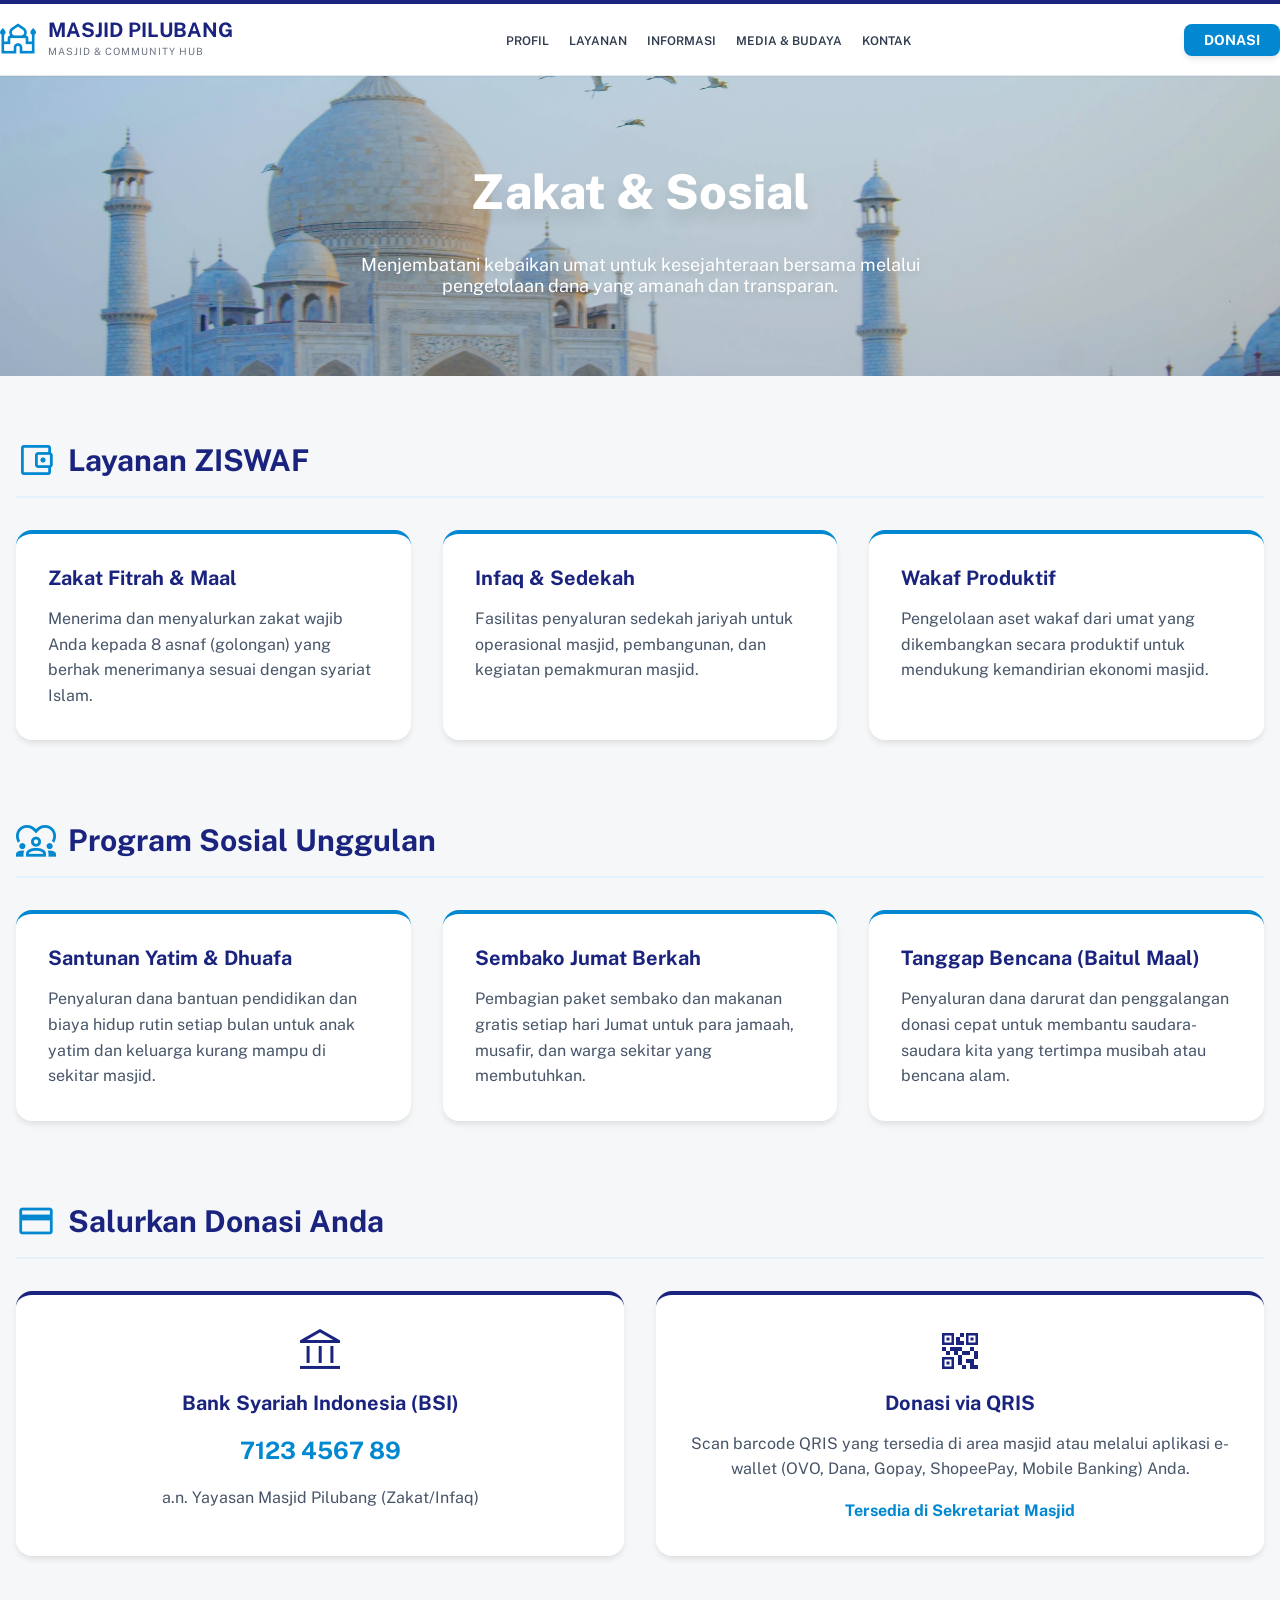
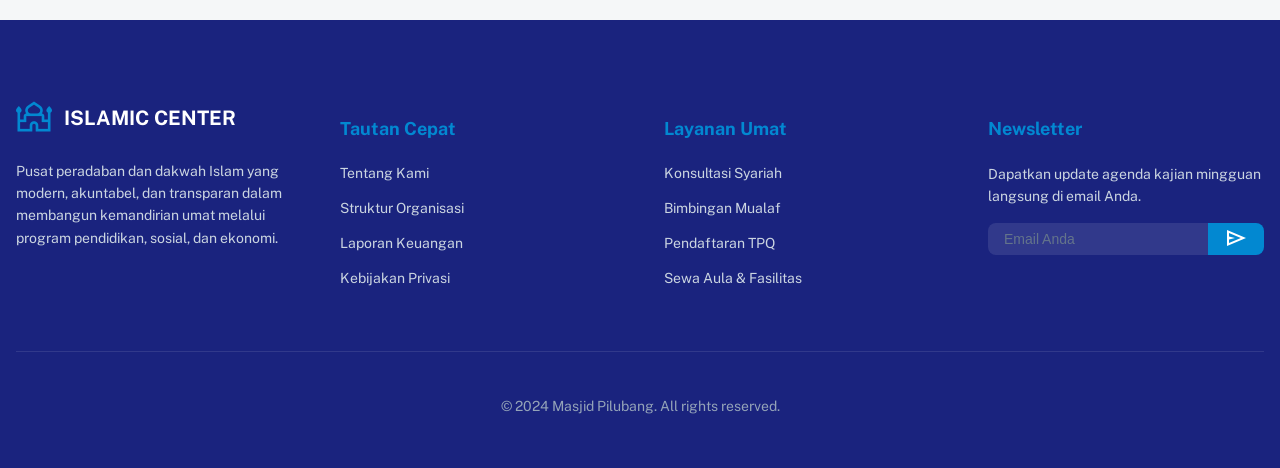
<file: ZakatSosial.html>
<!DOCTYPE html>
<html lang="id" class="scroll-smooth">
<head>
    <meta charset="utf-8"/>
    <meta content="width=device-width, initial-scale=1.0" name="viewport"/>
    <title>Zakat & Sosial - Masjid Pilubang</title>
    
    <link href="https://fonts.googleapis.com/css2?family=Public+Sans:wght@300;400;500;600;700&display=swap" rel="stylesheet"/>
    <link href="https://fonts.googleapis.com/css2?family=Material+Symbols+Outlined:wght@100..700,0..1&display=swap" rel="stylesheet"/>
    <link href="https://fonts.googleapis.com/css2?family=Material+Symbols+Outlined:wght,FILL@100..700,0..1&display=swap" rel="stylesheet"/>

    <link rel="stylesheet" href="style.css">
</head>
<body>

    <div class="top-bar"></div>

    <header class="main-header">
        <div class="container header-container">
            
            <div class="logo-area">
                <span class="material-symbols-outlined logo-icon">mosque</span>
                <div class="logo-text">
                    <h1>MASJID PILUBANG</h1>
                    <span>Masjid & Community Hub</span>
                </div>
            </div>
            
            <nav class="main-nav" id="menu-navigasi">
                <div class="dropdown">
                    <a href="index.html" class="nav-link">Profil</a>
                    <div class="dropdown-content">
                        <a href="Visimisi.html">Visi & Misi</a>
                        <a href="Sejarah.html">Sejarah & Pengurus</a>
                    </div>
                </div>
                <div class="dropdown">
                    <a href="#" class="nav-link">Layanan</a>
                    <div class="dropdown-content">
                        <a href="IbadahDakwah.html">Ibadah & Dakwah</a>
                        <a href="ZakatSosial.html">Zakat & Sosial</a>
                    </div>
                </div>
                <div class="dropdown">
                    <a href="#" class="nav-link">Informasi</a>
                    <div class="dropdown-content">
                        <a href="PenyaluranDonasi.html">Penyaluran Donasi</a>
                        <a href="JadwalKajian.html">Jadwal Kajian</a>
                    </div>
                </div>
                <div class="dropdown">
                    <a href="#" class="nav-link">Media & Budaya</a>
                    <div class="dropdown-content">
                        <a href="Galeri.html">Galeri Kegiatan</a>
                        <a href="AdatBudaya.html">Adat Budaya Lokal</a>
                    </div>
                </div>
                <div class="dropdown">
                    <a href="#footer-kontak" class="nav-link">Kontak</a>
                </div>
            </nav>

            <div class="action-area">
                <a href="Donasi.html" class="btn-donasi">Donasi</a>
                <button class="menu-toggle" id="btn-hamburger">
                    <span class="material-symbols-outlined">menu</span>
                </button>
            </div>
    
        </div>
    </header>

    <section class="page-hero" style="background-image: url('Masjid.jpg');">
        <div class="hero-overlay"></div>
        <div class="container hero-content">
            <h2>Zakat & Sosial</h2>
            <p>Menjembatani kebaikan umat untuk kesejahteraan bersama melalui pengelolaan dana yang amanah dan transparan.</p>
        </div>
    </section>

    <main class="main-content">
        <div class="container">
            
            <div class="section-header">
                <span class="material-symbols-outlined icon-title">account_balance_wallet</span>
                <h3>Layanan ZISWAF</h3>
            </div>
            <div class="grid-cards">
                <div class="card">
                    <h4>Zakat Fitrah & Maal</h4>
                    <p>Menerima dan menyalurkan zakat wajib Anda kepada 8 asnaf (golongan) yang berhak menerimanya sesuai dengan syariat Islam.</p>
                </div>
                <div class="card">
                    <h4>Infaq & Sedekah</h4>
                    <p>Fasilitas penyaluran sedekah jariyah untuk operasional masjid, pembangunan, dan kegiatan pemakmuran masjid.</p>
                </div>
                <div class="card">
                    <h4>Wakaf Produktif</h4>
                    <p>Pengelolaan aset wakaf dari umat yang dikembangkan secara produktif untuk mendukung kemandirian ekonomi masjid.</p>
                </div>
            </div>

            <div class="section-header" style="margin-top: 5rem;">
                <span class="material-symbols-outlined icon-title">diversity_1</span>
                <h3>Program Sosial Unggulan</h3>
            </div>
            <div class="grid-cards">
                <div class="card">
                    <h4>Santunan Yatim & Dhuafa</h4>
                    <p>Penyaluran dana bantuan pendidikan dan biaya hidup rutin setiap bulan untuk anak yatim dan keluarga kurang mampu di sekitar masjid.</p>
                </div>
                <div class="card">
                    <h4>Sembako Jumat Berkah</h4>
                    <p>Pembagian paket sembako dan makanan gratis setiap hari Jumat untuk para jamaah, musafir, dan warga sekitar yang membutuhkan.</p>
                </div>
                <div class="card">
                    <h4>Tanggap Bencana (Baitul Maal)</h4>
                    <p>Penyaluran dana darurat dan penggalangan donasi cepat untuk membantu saudara-saudara kita yang tertimpa musibah atau bencana alam.</p>
                </div>
            </div>

            <div class="section-header" style="margin-top: 5rem;">
                <span class="material-symbols-outlined icon-title">credit_card</span>
                <h3>Salurkan Donasi Anda</h3>
            </div>
            <div class="grid-cards" style="grid-template-columns: repeat(2, 1fr);">
                <div class="card" style="text-align: center; border-top-color: #1A237E;">
                    <span class="material-symbols-outlined" style="font-size: 3rem; color: #1A237E; margin-bottom: 1rem;">account_balance</span>
                    <h4>Bank Syariah Indonesia (BSI)</h4>
                    <p style="font-size: 1.5rem; font-weight: bold; color: #0288D1; margin: 1rem 0;">7123 4567 89</p>
                    <p>a.n. Yayasan Masjid Pilubang (Zakat/Infaq)</p>
                </div>
                <div class="card" style="text-align: center; border-top-color: #1A237E;">
                    <span class="material-symbols-outlined" style="font-size: 3rem; color: #1A237E; margin-bottom: 1rem;">qr_code_2</span>
                    <h4>Donasi via QRIS</h4>
                    <p>Scan barcode QRIS yang tersedia di area masjid atau melalui aplikasi e-wallet (OVO, Dana, Gopay, ShopeePay, Mobile Banking) Anda.</p>
                    <p style="margin-top: 1rem; color: #0288D1; font-weight: bold;">Tersedia di Sekretariat Masjid</p>
                </div>
            </div>

        </div>
    </main>

    <footer id="footer-kontak" class="main-footer">
        <div class="container">
            <div class="footer-grid">
                <div class="footer-col">
                    <div class="footer-logo">
                        <span class="material-symbols-outlined">mosque</span>
                        <h2>ISLAMIC CENTER</h2>
                    </div>
                    <p>Pusat peradaban dan dakwah Islam yang modern, akuntabel, dan transparan dalam membangun kemandirian umat melalui program pendidikan, sosial, dan ekonomi.</p>
                </div>
                <div class="footer-col">
                    <h3>Tautan Cepat</h3>
                    <ul>
                        <li><a href="#">Tentang Kami</a></li>
                        <li><a href="#">Struktur Organisasi</a></li>
                        <li><a href="#">Laporan Keuangan</a></li>
                        <li><a href="#">Kebijakan Privasi</a></li>
                    </ul>
                </div>
                <div class="footer-col">
                    <h3>Layanan Umat</h3>
                    <ul>
                        <li><a href="#">Konsultasi Syariah</a></li>
                        <li><a href="#">Bimbingan Mualaf</a></li>
                        <li><a href="#">Pendaftaran TPQ</a></li>
                        <li><a href="#">Sewa Aula & Fasilitas</a></li>
                    </ul>
                </div>
                <div class="footer-col">
                    <h3>Newsletter</h3>
                    <p class="newsletter-desc">Dapatkan update agenda kajian mingguan langsung di email Anda.</p>
                    <div class="form-newsletter">
                        <input type="email" placeholder="Email Anda" class="input-email">
                        <button class="btn-kirim"><span class="material-symbols-outlined">send</span></button>
                    </div>
                </div>
            </div>
            <div class="footer-bottom">
                <p>© 2024 Masjid Pilubang. All rights reserved.</p>
            </div>
        </div>
    </footer>
    <script>
    const btnHamburger = document.getElementById('btn-hamburger');
    const menuNavigasi = document.getElementById('menu-navigasi');

    if(btnHamburger) {
        btnHamburger.addEventListener('click', function() {
            // Menambah atau menghapus class 'aktif' saat tombol diklik
            menuNavigasi.classList.toggle('aktif');
        });
    }
</script>

</body>
</html>
</file>
<file: style.css>
/* --- PENGATURAN UMUM --- */
html {
    scroll-behavior: smooth; /* Efek scroll halus saat klik menu kontak */
}

body {
    font-family: 'Public Sans', sans-serif;
    margin: 0;
    padding: 0;
    background-color: #f5f7f8;
    color: #2E3B4E;
}

.container {
    max-width: 1280px;
    margin: 0 auto;
    padding: 0 1rem;
}

/* Warna Dasar */
:root {
    --primary: #0288D1;
    --deep-royal: #1A237E;
    --light-sky: #E3F2FD;
    --dark-slate: #2E3B4E;
}

/* --- HEADER & NAVIGASI --- */
.top-bar {
    width: 100%;
    height: 4px;
    background-color: var(--deep-royal);
}

.main-header {
    position: sticky;
    top: 0;
    z-index: 50;
    background-color: white;
    border-bottom: 1px solid #e2e8f0;
    box-shadow: 0 1px 2px rgba(0,0,0,0.05);
}

.header-container {
    display: flex;
    justify-content: space-between;
    align-items: center;
    padding: 1rem 0;
}

.logo-area {
    display: flex;
    align-items: center;
    gap: 0.75rem;
    margin-right: 2rem;
}

.logo-icon {
    font-size: 2.25rem;
    color: var(--primary);
}

.logo-text h1 {
    font-size: 1.25rem;
    font-weight: 700;
    margin: 0;
    line-height: 1;
    color: var(--deep-royal);
}

.logo-text span {
    font-size: 0.625rem;
    letter-spacing: 0.1em;
    text-transform: uppercase;
    opacity: 0.7;
}

.main-nav {
    display: flex;
    align-items: center;
    gap: 1.25rem;
}

.nav-link {
    font-size: 0.75rem;
    font-weight: 600;
    text-transform: uppercase;
    color: var(--dark-slate);
    text-decoration: none;
    transition: color 0.2s;
    padding: 0.5rem 0;
}

.nav-link:hover {
    color: var(--primary);
}

/* Dropdown Menu CSS Biasa */
.dropdown {
    position: relative;
    padding: 0.5rem 0;
}

.dropdown-content {
    display: none;
    position: absolute;
    top: 100%;
    left: 0;
    min-width: 220px;
    background-color: white;
    box-shadow: 0 10px 15px -3px rgba(0, 0, 0, 0.1);
    border-radius: 0 0 0.5rem 0.5rem;
    border: 1px solid #f1f5f9;
    z-index: 50;
}

.dropdown:hover .dropdown-content {
    display: block;
}

.dropdown-content a {
    display: block;
    padding: 0.75rem 1.25rem;
    font-size: 0.875rem;
    font-weight: 600;
    color: var(--dark-slate);
    text-decoration: none;
    transition: background-color 0.2s, color 0.2s;
}

.dropdown-content a:hover {
    color: var(--primary);
    background-color: #f8fafc;
}

.action-area {
    display: flex;
    align-items: center;
    gap: 0.75rem;
    margin-left: 2rem;
}

.btn-donasi {
    padding: 0.5rem 1.25rem;
    background-color: var(--primary);
    color: white;
    font-size: 0.875rem;
    font-weight: 700;
    text-transform: uppercase;
    border-radius: 0.5rem;
    text-decoration: none;
    box-shadow: 0 4px 6px -1px rgba(0, 0, 0, 0.1);
    transition: all 0.2s;
}

.btn-donasi:hover {
    background-color: var(--deep-royal);
}

.icon-bantuan {
    padding: 0.5rem;
    color: var(--dark-slate);
    text-decoration: none;
}

.icon-bantuan:hover {
    color: var(--primary);
}

/* --- HERO SECTION --- */
.hero-section {
    position: relative;
    width: 100%;
    height: 500px;
    background-size: cover;
    background-position: center;
    overflow: hidden;
}

.hero-overlay {
    position: absolute;
    top: 0;
    left: 0;
    width: 100%;
    height: 100%;
    background: rgba(2, 136, 209, 0.2); /* Sesuai kode lama kamu */
}

.hero-content {
    position: relative;
    height: 100%;
    display: flex;
    flex-direction: column;
    justify-content: center;
    align-items: flex-start;
    color: white;
}

.hero-content h2 {
    font-size: 3rem;
    font-weight: 800;
    margin-bottom: 1rem;
    text-shadow: 0 10px 15px rgba(0,0,0,0.1);
}

.hero-content h2 span {
    color: var(--light-sky);
}

.hero-content p {
    font-size: 1.125rem;
    max-width: 36rem;
    margin-bottom: 2rem;
    text-shadow: 0 4px 6px rgba(0,0,0,0.1);
}

.slider-dots {
    position: absolute;
    bottom: 2.5rem;
    right: 2.5rem;
    display: flex;
    gap: 0.5rem;
}

.slider-dots .dot {
    width: 12px;
    height: 12px;
    border-radius: 50%;
    background-color: rgba(255, 255, 255, 0.5);
}

.slider-dots .dot.active {
    background-color: white;
}

/* --- JADWAL SHALAT SECTION --- */
.jadwal-section {
    background-color: var(--light-sky);
    padding: 2rem 0;
    border-bottom: 1px solid rgba(2, 136, 209, 0.1);
}

.jadwal-header {
    display: flex;
    justify-content: space-between;
    align-items: center;
    margin-bottom: 1.5rem;
}

.jadwal-title {
    display: flex;
    align-items: center;
    gap: 0.5rem;
}

.jadwal-title span.material-symbols-outlined {
    color: var(--primary);
}

.jadwal-title h3 {
    font-size: 1.25rem;
    font-weight: 700;
    color: var(--deep-royal);
    margin: 0;
}

.jadwal-title .tanggal {
    font-size: 0.875rem;
    opacity: 0.6;
    margin-left: 0.5rem;
}

.jadwal-grid {
    display: grid;
    grid-template-columns: repeat(6, 1fr);
    gap: 1rem;
}

.jadwal-card {
    background-color: white;
    padding: 1rem;
    border-radius: 0.75rem;
    box-shadow: 0 1px 2px rgba(0,0,0,0.05);
    border-bottom: 4px solid var(--primary);
    display: flex;
    flex-direction: column;
    align-items: center;
    transition: transform 0.2s;
}

.jadwal-card:hover {
    transform: scale(1.05);
}

.jadwal-card.disabled {
    border-bottom-color: #e2e8f0;
    opacity: 0.8;
}

.jadwal-card.disabled:hover {
    transform: none; /* Waktu terbit tidak perlu membesar saat dihover */
}

.icon-waktu {
    color: var(--deep-royal);
    margin-bottom: 0.5rem;
}

.nama-waktu {
    font-size: 0.75rem;
    font-weight: 700;
    color: #94a3b8;
    text-transform: uppercase;
}

.jam-waktu {
    font-size: 1.25rem;
    font-weight: 700;
    color: var(--primary);
}

.jam-terbit {
    color: #475569;
}

/* --- LOKASI KAMI SECTION --- */
.main-content {
    padding: 4rem 0;
}

.lokasi-grid {
    display: grid;
    grid-template-columns: 1fr 1fr;
    gap: 3rem;
    align-items: center;
}

.lokasi-info h2 {
    font-size: 1.875rem;
    font-weight: 700;
    color: var(--primary);
    margin-bottom: 1.5rem;
}

.deskripsi-lokasi {
    font-size: 1.125rem;
    color: #475569;
    margin-bottom: 2rem;
    line-height: 1.6;
}

.kontak-list {
    display: flex;
    flex-direction: column;
    gap: 1rem;
}

.kontak-item {
    display: flex;
    gap: 1rem;
}

.kontak-item .material-symbols-outlined {
    color: var(--primary);
}

.kontak-item h5 {
    font-weight: 700;
    margin: 0;
}

.kontak-item p {
    color: #64748b;
    font-size: 0.875rem;
    margin: 0.25rem 0 0 0;
}

.lokasi-map {
    border-radius: 1rem;
    overflow: hidden;
    border: 8px solid var(--light-sky);
    box-shadow: 0 20px 25px -5px rgba(0, 0, 0, 0.1);
    height: 400px;
    background-color: #e2e8f0;
}

/* --- FOOTER SECTION --- */
.main-footer {
    background-color: var(--deep-royal);
    color: white;
    padding-top: 5rem;
    padding-bottom: 2.5rem;
}

.footer-grid {
    display: grid;
    grid-template-columns: repeat(4, 1fr);
    gap: 3rem;
    margin-bottom: 4rem;
}

.footer-logo {
    display: flex;
    align-items: center;
    gap: 0.75rem;
    margin-bottom: 1.5rem;
}

.footer-logo .material-symbols-outlined {
    color: var(--primary);
    font-size: 2.25rem;
}

.footer-logo h2 {
    font-size: 1.25rem;
    font-weight: 700;
    margin: 0;
}

.footer-col p {
    color: #cbd5e1;
    font-size: 0.875rem;
    line-height: 1.6;
}

.footer-col h3 {
    font-weight: 700;
    font-size: 1.125rem;
    margin-bottom: 1.5rem;
    color: var(--primary);
}

.footer-col ul {
    list-style: none;
    padding: 0;
    margin: 0;
    display: flex;
    flex-direction: column;
    gap: 1rem;
}

.footer-col ul a {
    color: #cbd5e1;
    text-decoration: none;
    font-size: 0.875rem;
    transition: color 0.2s;
}

.footer-col ul a:hover {
    color: white;
}

.newsletter-desc {
    font-size: 0.75rem;
    margin-bottom: 1rem;
}

.form-newsletter {
    display: flex;
}

.input-email {
    background-color: rgba(255, 255, 255, 0.1);
    border: none;
    border-radius: 0.5rem 0 0 0.5rem;
    padding: 0.5rem 1rem;
    font-size: 0.875rem;
    color: white;
    width: 100%;
}

.input-email::placeholder {
    color: #64748b;
}

.input-email:focus {
    outline: 1px solid var(--primary);
}

.btn-kirim {
    background-color: var(--primary);
    color: white;
    border: none;
    padding: 0 1rem;
    border-radius: 0 0.5rem 0.5rem 0;
    cursor: pointer;
    transition: background-color 0.2s;
}

.btn-kirim:hover {
    background-color: white;
    color: var(--primary);
}

.social-links {
    display: flex;
    gap: 1rem;
    margin-top: 1.5rem;
}

.social-links a {
    width: 32px;
    height: 32px;
    border-radius: 50%;
    background-color: rgba(255, 255, 255, 0.1);
    display: flex;
    align-items: center;
    justify-content: center;
    color: white;
    text-decoration: none;
    transition: background-color 0.2s;
}

.social-links a:hover {
    background-color: var(--primary);
}

.footer-bottom {
    padding-top: 2rem;
    border-top: 1px solid rgba(255, 255, 255, 0.1);
    text-align: center;
    color: #94a3b8;
    font-size: 0.875rem;
}

/* Responsif (Agar bagus saat dibuka di layar kecil/tablet) */
@media (max-width: 1024px) {
    .jadwal-grid {
        grid-template-columns: repeat(3, 1fr);
    }
    .lokasi-grid {
        grid-template-columns: 1fr;
    }
    .footer-grid {
        grid-template-columns: repeat(2, 1fr);
    }
    .main-nav {
        display: none; /* Sembunyikan menu navigasi horizontal di tablet/mobile */
    }
}

@media (max-width: 640px) {
    .jadwal-grid {
        grid-template-columns: repeat(2, 1fr);
    }
    .footer-grid {
        grid-template-columns: 1fr;
    }
}
/* =========================================================
   TAMBAHAN CSS UNTUK HALAMAN SELAIN HOME (Ibadah & Dakwah) 
   ========================================================= */

/* Banner Khusus Halaman Dalam */
.page-hero {
    position: relative;
    width: 100%;
    height: 300px; /* Lebih pendek dari banner Home */
    background-size: cover;
    background-position: center;
    display: flex;
    align-items: center;
    justify-content: center;
    text-align: center;
}

/* Mengubah posisi teks menjadi di tengah khusus untuk halaman dalam */
.page-hero .hero-content {
    align-items: center;
    text-align: center;
}

/* Judul Bagian (Section Header) */
.section-header {
    display: flex;
    align-items: center;
    gap: 0.75rem;
    margin-bottom: 2rem;
    border-bottom: 2px solid var(--light-sky);
    padding-bottom: 1rem;
}

.section-header .icon-title {
    font-size: 2.5rem;
    color: var(--primary);
}

.section-header h3 {
    font-size: 1.875rem;
    color: var(--deep-royal);
    margin: 0;
    font-weight: 700;
}

/* Kotak-kotak Layanan (Cards) */
.grid-cards {
    display: grid;
    grid-template-columns: repeat(3, 1fr);
    gap: 2rem;
}

.card {
    background: white;
    padding: 2rem;
    border-radius: 1rem;
    box-shadow: 0 4px 6px -1px rgba(0, 0, 0, 0.1);
    border-top: 4px solid var(--primary);
    transition: transform 0.3s;
}

.card:hover {
    transform: translateY(-5px); /* Efek melayang saat kursor diarahkan */
}

.card h4 {
    font-size: 1.25rem;
    color: var(--deep-royal);
    margin-top: 0;
    margin-bottom: 1rem;
    font-weight: 700;
}

.card p {
    color: #475569;
    line-height: 1.6;
    margin: 0;
}

/* Responsif untuk Layar Kecil */
@media (max-width: 768px) {
    .grid-cards {
        grid-template-columns: 1fr; /* Jadi 1 kolom bersusun ke bawah di HP */
    }
}
/* =========================================================
   TAMBAHAN CSS UNTUK HALAMAN JADWAL KAJIAN
   ========================================================= */

.kajian-container {
    display: flex;
    flex-direction: column;
    gap: 1.5rem;
    max-width: 900px;
    margin: 0 auto; /* Menengahkan posisi daftar jadwal */
}

.kajian-card {
    display: flex;
    background: white;
    border-radius: 1rem;
    box-shadow: 0 4px 6px -1px rgba(0, 0, 0, 0.1);
    overflow: hidden;
    border-left: 6px solid var(--primary);
    transition: transform 0.2s;
}

.kajian-card:hover {
    transform: translateX(10px); /* Efek bergeser ke kanan saat di-hover */
}

.kajian-time {
    background-color: var(--light-sky);
    padding: 1.5rem;
    min-width: 180px;
    display: flex;
    flex-direction: column;
    justify-content: center;
    align-items: center;
    text-align: center;
    border-right: 1px solid #e2e8f0;
}

.kajian-time h4 {
    color: var(--deep-royal);
    margin: 0;
    font-size: 1.25rem;
    font-weight: 700;
}

.kajian-time span {
    color: var(--primary);
    font-weight: 700;
    font-size: 0.875rem;
    margin-top: 0.5rem;
}

.kajian-details {
    padding: 1.5rem 2rem;
    display: flex;
    flex-direction: column;
    justify-content: center;
}

.kajian-details h3 {
    margin: 0 0 0.5rem 0;
    color: var(--deep-royal);
    font-size: 1.25rem;
}

.kajian-ustadz {
    display: flex;
    align-items: center;
    gap: 0.5rem;
    color: #0288D1; /* Warna biru untuk nama ustadz */
    font-size: 0.875rem;
    font-weight: 700;
    margin-bottom: 0.75rem;
}

.kajian-desc {
    margin: 0;
    color: #64748b;
    font-size: 0.9rem;
    line-height: 1.6;
}

/* Responsif untuk Layar HP */
@media (max-width: 640px) {
    .kajian-card {
        flex-direction: column;
    }
    .kajian-time {
        min-width: auto;
        padding: 1rem;
        border-right: none;
        border-bottom: 1px solid #e2e8f0;
    }
}
/* =========================================================
   TAMBAHAN CSS UNTUK HALAMAN BERITA & ARTIKEL
   ========================================================= */

.news-grid {
    display: grid;
    grid-template-columns: repeat(3, 1fr);
    gap: 2rem;
}

.news-card {
    background: white;
    border-radius: 1rem;
    overflow: hidden;
    box-shadow: 0 4px 6px -1px rgba(0, 0, 0, 0.1);
    border: 1px solid #e2e8f0;
    transition: transform 0.3s, box-shadow 0.3s;
    display: flex;
    flex-direction: column;
}

.news-card:hover {
    transform: translateY(-5px);
    box-shadow: 0 10px 15px -3px rgba(0, 0, 0, 0.1);
}

.news-image {
    width: 100%;
    height: 200px;
    background-size: cover;
    background-position: center;
    background-color: #cbd5e1; /* Warna abu-abu jika gambar gagal dimuat */
}

.news-content {
    padding: 1.5rem;
    display: flex;
    flex-direction: column;
    flex-grow: 1; /* Membuat tombol di bawah rata jika panjang teks berbeda */
}

.news-meta {
    display: flex;
    justify-content: space-between;
    align-items: center;
    margin-bottom: 1rem;
}

.news-category {
    background-color: var(--light-sky);
    color: var(--primary);
    padding: 0.25rem 0.75rem;
    border-radius: 999px;
    font-size: 0.75rem;
    font-weight: 700;
    text-transform: uppercase;
}

.news-date {
    font-size: 0.875rem;
    color: #64748b;
    font-weight: 500;
}

.news-title {
    font-size: 1.25rem;
    color: var(--deep-royal);
    margin: 0 0 0.75rem 0;
    font-weight: 700;
    line-height: 1.4;
}

.news-excerpt {
    color: #475569;
    font-size: 0.9rem;
    line-height: 1.6;
    margin: 0 0 1.5rem 0;
    flex-grow: 1; /* Mendorong tombol baca selengkapnya ke bawah */
}

.news-readmore {
    display: inline-flex;
    align-items: center;
    gap: 0.5rem;
    color: var(--primary);
    font-weight: 700;
    font-size: 0.875rem;
    text-decoration: none;
    transition: color 0.2s;
    margin-top: auto; /* Memastikan tombol selalu di paling bawah kartu */
}

.news-readmore:hover {
    color: var(--deep-royal);
}

/* Responsif untuk Tablet dan HP */
@media (max-width: 1024px) {
    .news-grid {
        grid-template-columns: repeat(2, 1fr); /* 2 kolom di tablet */
    }
}

@media (max-width: 640px) {
    .news-grid {
        grid-template-columns: 1fr; /* 1 kolom berbaris ke bawah di HP */
    }
}
/* =========================================================
   TAMBAHAN CSS UNTUK HALAMAN GALERI KEGIATAN
   ========================================================= */

.gallery-grid {
    display: grid;
    grid-template-columns: repeat(3, 1fr); /* 3 kolom di layar desktop */
    gap: 1.5rem; /* Jarak antar foto */
}

.gallery-item {
    position: relative;
    border-radius: 1rem;
    overflow: hidden; /* Memastikan konten tidak keluar dari radius */
    box-shadow: 0 4px 6px -1px rgba(0, 0, 0, 0.1);
    background-color: white;
    cursor: pointer;
    transition: transform 0.3s ease;
}

.gallery-item:hover {
    transform: translateY(-5px); /* Sedikit melayang saat dihover */
}

.gallery-image {
    width: 100%;
    height: 250px; /* Tinggi kotak foto fix */
    background-size: cover;
    background-position: center;
    transition: transform 0.5s ease;
}

.gallery-item:hover .gallery-image {
    transform: scale(1.1); /* Efek zoom gambar saat dihover */
}

/* Info yang muncul saat hover */
.gallery-hover-info {
    position: absolute;
    bottom: 0;
    left: 0;
    width: 100%;
    padding: 2rem 1.5rem 1rem 1.5rem; /* Padding bawah lebih besar untuk teks */
    background: linear-gradient(to top, rgba(0,0,0,0.8), transparent); /* Gradien gelap agar teks terbaca */
    color: white;
    opacity: 0; /* Tersembunyi secara default */
    transition: opacity 0.3s ease;
    box-sizing: border-box;
}

.gallery-item:hover .gallery-hover-info {
    opacity: 1; /* Muncul saat dihover */
}

.gallery-hover-info h5 {
    margin: 0 0 0.25rem 0;
    font-size: 1.125rem;
    font-weight: 700;
}

.gallery-hover-info span {
    font-size: 0.875rem;
    opacity: 0.8;
}

/* Responsif untuk Tablet dan HP */
@media (max-width: 1024px) {
    .gallery-grid {
        grid-template-columns: repeat(2, 1fr); /* 2 kolom di tablet */
    }
}

@media (max-width: 640px) {
    .gallery-grid {
        grid-template-columns: 1fr; /* 1 kolom di HP */
    }
    .gallery-image {
        height: 200px; /* Tinggi foto disesuaikan di HP */
    }
}
/* --- TAMPILAN JAM REAL-TIME --- */
.jam-sekarang {
    background-color: var(--primary);
    color: white;
    padding: 0.25rem 0.75rem;
    border-radius: 999px; /* Membuat ujungnya membulat */
    font-weight: 700;
    font-size: 0.875rem;
    margin-left: 1rem;
    box-shadow: 0 2px 4px rgba(0,0,0,0.1);
    letter-spacing: 1px;
    display: inline-block;
}
/* =========================================================
   TAMBAHAN CSS UNTUK HALAMAN DONASI (CROWDFUNDING)
   ========================================================= */

body.bg-donasi {
    background-color: #f4f7f9; /* Warna latar belakang abu-abu sangat muda */
}

/* Hero Section Khusus Donasi */
.hero-donasi {
    background-color: #1A237E; /* Warna Biru Gelap sesuai gambar */
    /* Opsional: Jika punya gambar gedung, gunakan baris di bawah ini */
    /* background-image: linear-gradient(rgba(26, 35, 126, 0.8), rgba(26, 35, 126, 0.9)), url('gedung.jpg'); */
    background-size: cover;
    background-position: center;
    color: white;
    text-align: center;
    padding: 6rem 1rem;
}

.hero-kategori {
    font-size: 0.75rem;
    font-weight: 700;
    letter-spacing: 2px;
    color: #4fc3f7; /* Biru muda */
    text-transform: uppercase;
    display: block;
    margin-bottom: 1rem;
}

.hero-donasi h2 {
    font-size: 3rem;
    font-weight: 800;
    margin: 0 0 1.5rem 0;
    line-height: 1.2;
}

.hero-donasi p {
    font-size: 1.125rem;
    max-width: 600px;
    margin: 0 auto;
    color: #cbd5e1;
}

/* Kategori Donasi Grid (4 Kotak) */
.kategori-donasi-grid {
    display: grid;
    grid-template-columns: repeat(4, 1fr);
    gap: 1.5rem;
    margin-bottom: 4rem;
}

.kategori-card {
    background: white;
    padding: 2rem;
    border-radius: 0.5rem;
    border-top: 4px solid transparent;
    box-shadow: 0 4px 6px rgba(0,0,0,0.05);
    transition: all 0.3s;
}

.kategori-card:hover, .kategori-card.active {
    border-top-color: var(--primary);
    box-shadow: 0 10px 15px rgba(0,0,0,0.1);
    transform: translateY(-5px);
}

.icon-lingkaran {
    width: 48px;
    height: 48px;
    background-color: var(--light-sky);
    color: var(--primary);
    border-radius: 50%;
    display: flex;
    align-items: center;
    justify-content: center;
    margin-bottom: 1.5rem;
}

.kategori-card h4 {
    margin: 0 0 0.5rem 0;
    color: var(--deep-royal);
    font-size: 1.25rem;
}

.kategori-card p {
    font-size: 0.875rem;
    color: #64748b;
    margin-bottom: 1.5rem;
    line-height: 1.5;
}

.kategori-card a {
    text-decoration: none;
    color: var(--primary);
    font-size: 0.875rem;
    font-weight: 700;
    display: flex;
    align-items: center;
    gap: 0.5rem;
}

/* Wrapper Form Donasi Utama */
.form-donasi-wrapper {
    display: grid;
    grid-template-columns: 1fr 1.2fr;
    gap: 4rem;
    align-items: flex-start;
}

.form-donasi-info h2 {
    font-size: 2rem;
    color: var(--deep-royal);
    margin: 0 0 1rem 0;
    line-height: 1.3;
}

.form-donasi-info p {
    color: #475569;
    font-size: 1.1rem;
    line-height: 1.6;
    margin-bottom: 2rem;
}

.fitur-keamanan {
    display: flex;
    gap: 1rem;
    margin-bottom: 1.5rem;
}

.fitur-keamanan h5 {
    margin: 0 0 0.25rem 0;
    font-size: 1rem;
    color: var(--deep-royal);
}

.fitur-keamanan p {
    margin: 0;
    font-size: 0.875rem;
    color: #64748b;
}

/* Desain Kartu Form (Kanan) */
.form-donasi-card {
    background: white;
    padding: 2.5rem;
    border-radius: 1rem;
    box-shadow: 0 20px 25px -5px rgba(0,0,0,0.1);
}

.form-label {
    display: block;
    font-size: 0.75rem;
    font-weight: 700;
    color: #64748b;
    letter-spacing: 1px;
    margin-bottom: 0.75rem;
}

.mt-4 { margin-top: 1.5rem; }
.w-full { width: 100%; box-sizing: border-box; }

.nominal-grid {
    display: grid;
    grid-template-columns: 1fr 1fr;
    gap: 1rem;
    margin-bottom: 1rem;
}

.btn-nominal {
    padding: 0.75rem;
    border: 1px solid #cbd5e1;
    background: white;
    border-radius: 0.5rem;
    font-size: 1rem;
    color: #475569;
    cursor: pointer;
    font-weight: 500;
    transition: all 0.2s;
}

.btn-nominal:hover {
    border-color: var(--primary);
}

.btn-nominal.active {
    background-color: var(--light-sky);
    border-color: var(--primary);
    color: var(--primary);
    font-weight: 700;
}

.input-nominal-custom {
    display: flex;
    align-items: center;
    background: #f8fafc;
    border: 1px solid #cbd5e1;
    border-radius: 0.5rem;
    padding: 0.5rem 1rem;
}

.rp-text {
    font-weight: 700;
    color: #475569;
    margin-right: 0.5rem;
}

.input-field {
    border: none;
    background: transparent;
    padding: 0.5rem;
    font-size: 1rem;
    color: var(--dark-slate);
    outline: none;
    flex-grow: 1;
}

.input-field::placeholder { color: #94a3b8; }
input.input-field {
    border: 1px solid #cbd5e1;
    border-radius: 0.5rem;
    background: #f8fafc;
}
input.input-field:focus {
    border-color: var(--primary);
    background: white;
}

/* Opsi Pembayaran (Radio) */
.metode-bayar-opsi {
    display: flex;
    flex-direction: column;
    gap: 0.75rem;
}

.metode-label {
    display: flex;
    justify-content: space-between;
    align-items: center;
    padding: 1rem;
    border: 1px solid #cbd5e1;
    border-radius: 0.5rem;
    cursor: pointer;
    transition: border-color 0.2s;
}

.metode-label:hover { border-color: var(--primary); }
.metode-label div { display: flex; align-items: center; gap: 0.75rem; }
.metode-label span.material-symbols-outlined { color: var(--primary); }

.data-diri-grid {
    display: grid;
    grid-template-columns: 1fr 1fr;
    gap: 1rem;
}

.btn-submit-donasi {
    width: 100%;
    padding: 1rem;
    background-color: var(--primary);
    color: white;
    font-size: 1.125rem;
    font-weight: 700;
    border: none;
    border-radius: 0.5rem;
    cursor: pointer;
    transition: background-color 0.2s;
}

.btn-submit-donasi:hover {
    background-color: #0277bd;
}

/* Responsif Layar Kecil */
@media (max-width: 1024px) {
    .form-donasi-wrapper { grid-template-columns: 1fr; gap: 2rem; }
    .kategori-donasi-grid { grid-template-columns: repeat(2, 1fr); }
}
@media (max-width: 640px) {
    .kategori-donasi-grid { grid-template-columns: 1fr; }
    .nominal-grid { grid-template-columns: 1fr; }
    .data-diri-grid { grid-template-columns: 1fr; }
}
/* =========================================================
   TAMBAHAN CSS UNTUK HALAMAN PENYALURAN DONASI (DASHBOARD)
   ========================================================= */

.dashboard-grid {
    display: grid;
    grid-template-columns: repeat(3, 1fr);
    gap: 2rem;
}

.dashboard-card {
    background: white;
    padding: 2rem;
    border-radius: 1rem;
    box-shadow: 0 10px 15px -3px rgba(0, 0, 0, 0.1);
    position: relative;
    overflow: hidden;
    border: 1px solid #e2e8f0;
}

/* Garis warna di atas kartu */
.dashboard-card::before {
    content: '';
    position: absolute;
    top: 0;
    left: 0;
    width: 100%;
    height: 4px;
}

.dashboard-card.dana-masuk::before { background-color: #10b981; /* Hijau */ }
.dashboard-card.dana-keluar::before { background-color: #f59e0b; /* Kuning/Orange */ }
.dashboard-card.saldo-akhir::before { background-color: var(--primary); /* Biru Utama */ }

/* Desain Lingkaran Ikon */
.dashboard-card .icon-box {
    width: 48px;
    height: 48px;
    border-radius: 50%;
    display: flex;
    align-items: center;
    justify-content: center;
    margin-bottom: 1rem;
}

.dashboard-card.dana-masuk .icon-box { background-color: #d1fae5; color: #10b981; }
.dashboard-card.dana-keluar .icon-box { background-color: #fef3c7; color: #f59e0b; }
.dashboard-card.saldo-akhir .icon-box { background-color: var(--light-sky); color: var(--primary); }

/* Teks dan Angka */
.dashboard-card p {
    margin: 0;
    font-size: 0.875rem;
    color: #64748b;
    font-weight: 600;
    text-transform: uppercase;
    letter-spacing: 0.5px;
}

.dashboard-card h3 {
    margin: 0.5rem 0;
    font-size: 2.25rem;
    font-weight: 800;
    color: var(--deep-royal);
}

.dashboard-card .keterangan {
    font-size: 0.75rem;
    color: #94a3b8;
}

/* Responsif untuk Tablet dan HP */
@media (max-width: 1024px) {
    .dashboard-grid { grid-template-columns: repeat(2, 1fr); }
}

@media (max-width: 640px) {
    .dashboard-grid { grid-template-columns: 1fr; }
}
/* =========================================================
   TAMBAHAN CSS UNTUK HALAMAN SEJARAH
   ========================================================= */

.sejarah-grid {
    display: grid;
    grid-template-columns: 1fr 1fr; /* Membagi layar jadi 2 kolom: kiri teks, kanan gambar */
    gap: 4rem;
    align-items: flex-start;
}

.sejarah-text p {
    color: #475569;
    font-size: 1.125rem;
    line-height: 1.8;
    margin-bottom: 1.5rem;
    text-align: justify; /* Membuat teks rata kanan-kiri agar rapi seperti buku */
}

.sejarah-image img {
    width: 100%;
    border-radius: 1rem;
    box-shadow: 0 20px 25px -5px rgba(0, 0, 0, 0.1);
    border: 8px solid white; /* Memberi efek bingkai putih */
    outline: 2px solid var(--light-sky); /* Garis luar bingkai biru muda */
}

/* Responsif untuk Layar Tablet dan HP */
@media (max-width: 1024px) {
    .sejarah-grid {
        gap: 2rem;
    }
}

@media (max-width: 768px) {
    .sejarah-grid {
        grid-template-columns: 1fr; /* Mengubah jadi 1 kolom (gambar pindah ke bawah teks) di HP */
    }
}
/* =========================================================
   TAMBAHAN CSS UNTUK HALAMAN VISI & MISI
   ========================================================= */

/* Gaya untuk kutipan Visi */
.visi-quote {
    font-size: 2rem;
    font-weight: 800;
    color: var(--deep-royal);
    line-height: 1.4;
    max-width: 800px;
    margin: 0 auto;
}

@media (min-width: 768px) {
    .visi-quote { font-size: 2.5rem; }
}

/* Membagi area Misi menjadi Kiri (Judul) dan Kanan (Daftar Misi) */
.misi-wrapper {
    display: flex;
    gap: 4rem;
    align-items: flex-start;
}

.misi-header {
    flex: 1;
}

.misi-content {
    flex: 2;
    display: flex;
    flex-direction: column;
    gap: 1.5rem;
}

/* Gaya Kartu Misi */
.misi-card {
    display: flex;
    gap: 1.5rem;
    background-color: white;
    padding: 1.5rem;
    border-radius: 1rem;
    box-shadow: 0 4px 6px -1px rgba(0, 0, 0, 0.05);
    border: 1px solid #e2e8f0;
}

.misi-number {
    width: 48px;
    height: 48px;
    flex-shrink: 0;
    background-color: var(--primary);
    color: white;
    border-radius: 50%;
    display: flex;
    align-items: center;
    justify-content: center;
    font-size: 1.25rem;
    font-weight: 800;
}

.misi-text h4 {
    margin: 0 0 0.5rem 0;
    font-size: 1.125rem;
    color: var(--deep-royal);
}

.misi-text p {
    margin: 0;
    color: #475569;
    line-height: 1.6;
}

/* Gaya Grid 4 Kolom untuk Tujuan Strategis */
.tujuan-grid {
    display: grid;
    grid-template-columns: repeat(4, 1fr);
    gap: 1.5rem;
}

.tujuan-card {
    background-color: white;
    padding: 2rem;
    border-radius: 1rem;
    border: 1px solid #e2e8f0;
    transition: all 0.3s;
}

.tujuan-card:hover {
    border-color: var(--primary);
    box-shadow: 0 10px 15px -3px rgba(0, 0, 0, 0.1);
    transform: translateY(-5px);
}

.icon-tujuan {
    font-size: 2.5rem;
    color: var(--primary);
    margin-bottom: 1rem;
    display: block;
}

.tujuan-card h4 {
    margin: 0 0 0.5rem 0;
    color: var(--deep-royal);
    font-size: 1.125rem;
}

.tujuan-card p {
    margin: 0;
    font-size: 0.875rem;
    color: #64748b;
    line-height: 1.5;
}

/* Responsif Layar Kecil (Tablet & HP) */
@media (max-width: 1024px) {
    .tujuan-grid { grid-template-columns: repeat(2, 1fr); }
}

@media (max-width: 768px) {
    .misi-wrapper { flex-direction: column; gap: 2rem; }
    .tujuan-grid { grid-template-columns: 1fr; }
}
/* =========================================================
   PENGATURAN RESPONSIVITY MENU MOBILE (HP)
   ========================================================= */

/* Sembunyikan tombol hamburger di Laptop */
.menu-toggle {
    display: none;
    background: none;
    border: none;
    color: var(--deep-royal);
    cursor: pointer;
    padding: 0;
    margin-left: 1rem;
}

.menu-toggle span {
    font-size: 2rem;
}

/* Pengaturan Khusus Layar HP & Tablet */
/* =========================================================
   PENGATURAN RESPONSIVITY MENU MOBILE (HP) - VERSI FINAL
   ========================================================= */

@media (max-width: 1024px) {
    /* 1. Munculkan tombol hamburger & sembunyikan ikon bantuan */
    .menu-toggle { display: block !important; }
    .action-area .icon-bantuan { display: none !important; }

    /* 2. Kunci posisi header agar menu bisa melayang tepat di bawahnya */
    .header-container { position: relative !important; }

    /* 3. Desain Kotak Menu Utama (Melayang di atas gambar) */
    .main-nav {
        display: none !important; 
        position: absolute !important; /* Paksa melayang */
        top: 100% !important;
        left: 0 !important;
        width: 100% !important;
        background-color: white !important;
        flex-direction: column !important;
        padding: 0 !important;
        box-shadow: 0 10px 15px -3px rgba(0,0,0,0.2) !important;
        z-index: 9999 !important; /* Pastikan selalu di paling atas */
    }

    /* Munculkan saat diklik */
    .main-nav.aktif { display: flex !important; }

    /* 4. Desain Baris Menu (Rapikan jarak dan garis pemisah) */
    .main-nav .dropdown {
        width: 100% !important;
        border-bottom: 1px solid #f1f5f9 !important; /* Garis abu-abu tipis pembatas menu */
    }

    /* Bersihkan gaya teks agar tidak ada blok biru */
    .main-nav .nav-link {
        display: block !important;
        padding: 1rem 1.5rem !important;
        width: 100% !important;
        box-sizing: border-box !important;
        text-align: left !important;
        color: var(--deep-royal) !important;
        background: transparent !important; /* Hilangkan background biru */
        font-weight: 700 !important;
        text-decoration: none !important;
    }

    /* 5. Desain Anak Menu (Sub-menu) */
    .main-nav .dropdown-content {
        position: static !important; /* Tidak melayang ke samping lagi */
        box-shadow: none !important;
        background-color: #f8fafc !important; /* Warna abu-abu sangat muda */
        display: none !important;
        width: 100% !important;
        padding: 0 !important;
    }

    /* Tampilkan anak menu saat induknya ditekan */
    .main-nav .dropdown:hover .dropdown-content,
    .main-nav .dropdown:active .dropdown-content {
        display: block !important;
    }

    /* Rapikan teks anak menu */
    .main-nav .dropdown-content a {
        display: block !important;
        padding: 0.75rem 1.5rem 0.75rem 2.5rem !important; /* Menjorok ke dalam agar rapi */
        color: #475569 !important;
        background: transparent !important;
        border-bottom: 1px solid #e2e8f0 !important;
        text-decoration: none !important;
        font-size: 0.9rem !important;
    }
}
</file>
